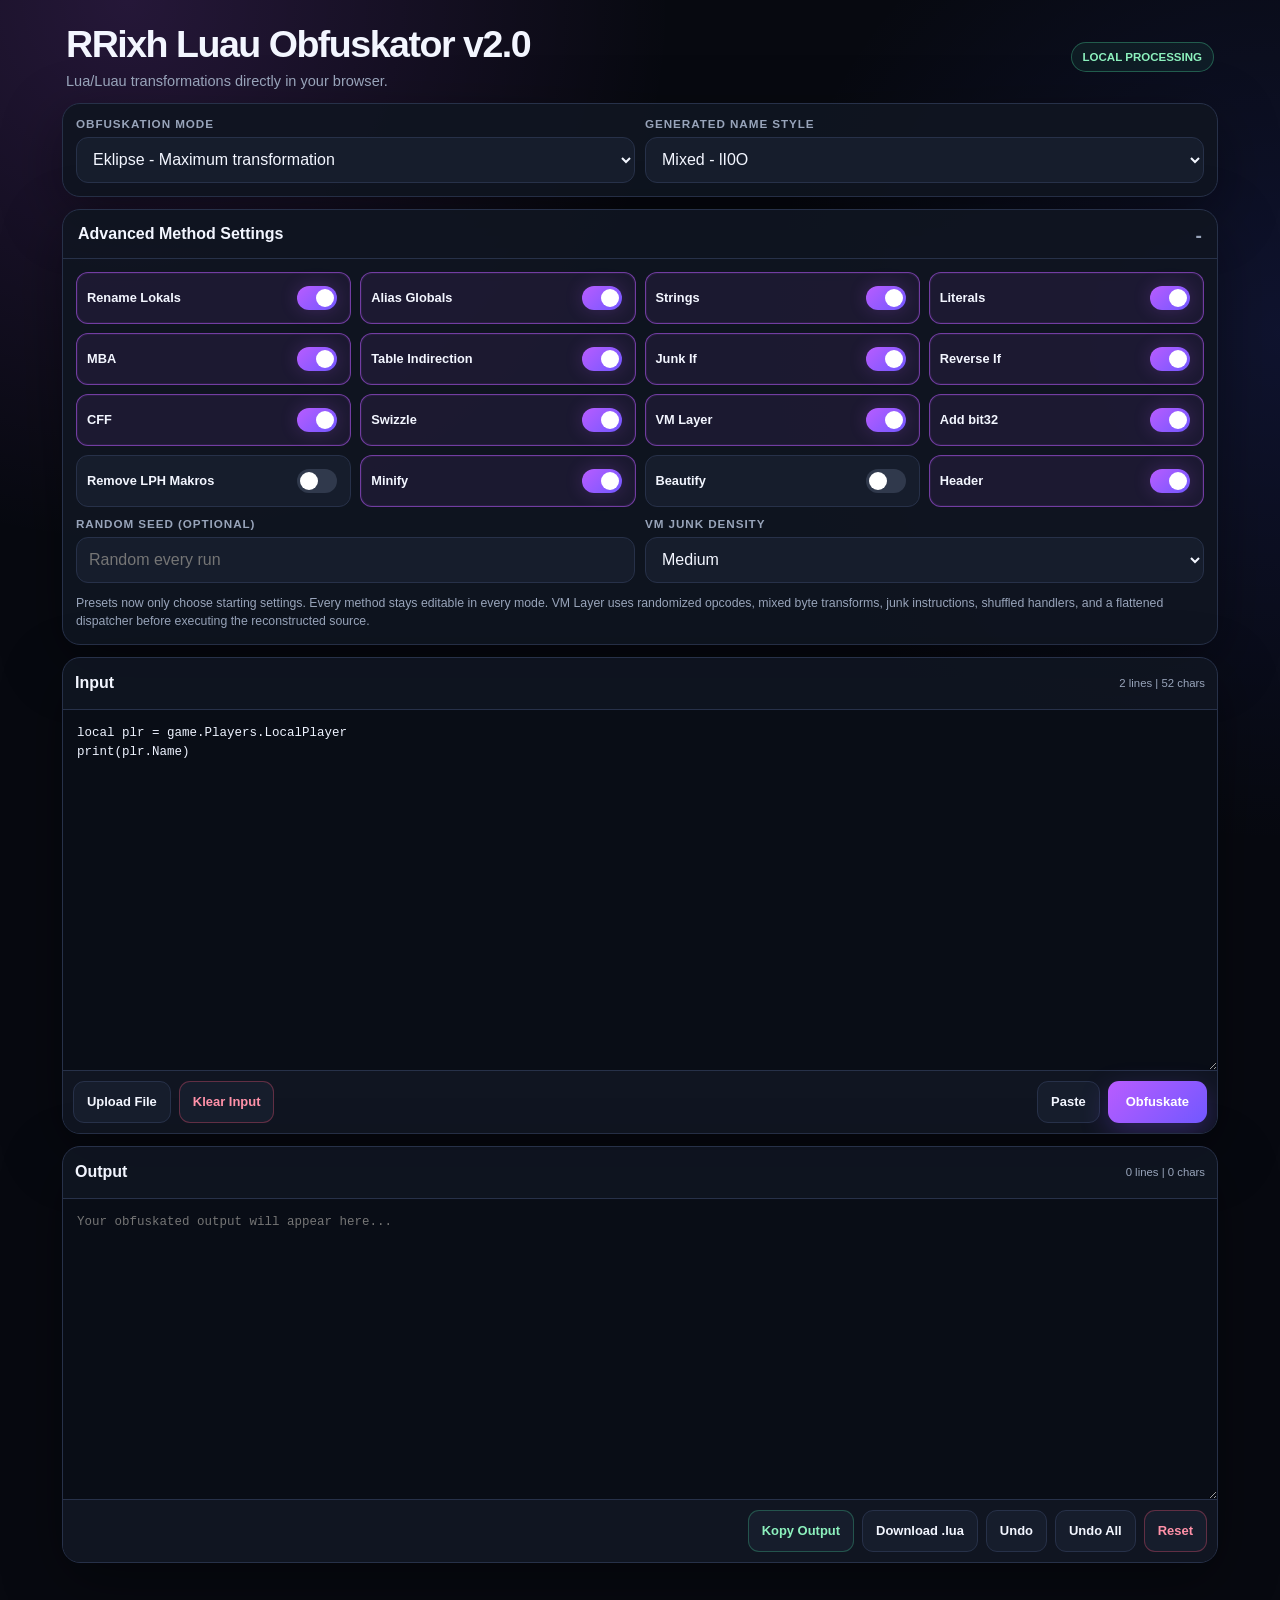
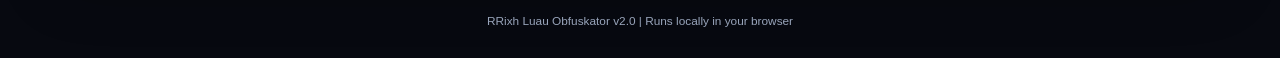
<file: obfuscator/index.html>
<!doctype html>
<html lang="en">
<head>
<meta charset="utf-8">
<meta name="viewport" content="width=device-width,initial-scale=1,viewport-fit=cover">
<meta name="theme-color" content="#080b12">
<title>RRixh Luau Obfuskator v2.0</title>
<style>
:root{
  color-scheme:dark;
  --bg:#070910;--panel:#101521;--panel2:#161d2c;--line:#273149;
  --text:#f3f6ff;--muted:#98a4ba;--accent:#b95cff;--accent2:#7158ff;
  --danger:#ff5678;--good:#48d597;--shadow:0 18px 60px rgba(0,0,0,.36);
  --radius:18px;
}
*{box-sizing:border-box}
html{min-height:100%;background:var(--bg)}
body{
  min-height:100vh;margin:0;color:var(--text);
  font-family:-apple-system,BlinkMacSystemFont,"Segoe UI",Arial,sans-serif;
  -webkit-tap-highlight-color:transparent;
  background:
    radial-gradient(circle at 10% 0%,rgba(185,92,255,.17),transparent 34rem),
    radial-gradient(circle at 100% 20%,rgba(74,91,255,.13),transparent 32rem),
    var(--bg);
}
button,select,textarea,input{font:inherit}
button,.file-btn,.toggle,summary{touch-action:manipulation}
.shell{width:min(1180px,100%);margin:0 auto;padding:max(18px,env(safe-area-inset-top)) 12px max(28px,env(safe-area-inset-bottom))}
.hero{display:flex;align-items:center;justify-content:space-between;gap:14px;padding:8px 4px 14px}
.hero h1{margin:0;font-size:clamp(1.55rem,6vw,2.35rem);letter-spacing:-.04em;line-height:1}
.hero p{margin:9px 0 0;color:var(--muted);font-size:.91rem}
.local-badge{border:1px solid rgba(72,213,151,.35);background:rgba(72,213,151,.08);color:#8cf0bd;border-radius:999px;padding:8px 11px;font-size:.72rem;font-weight:800}
.card,.advanced,.editor-card{border:1px solid var(--line);background:rgba(16,21,33,.93);box-shadow:var(--shadow);border-radius:var(--radius)}
.topbar{display:grid;grid-template-columns:1fr 1fr;gap:10px;padding:13px;margin-bottom:12px}
.field label,.section-label{display:block;margin:0 0 7px;color:var(--muted);font-size:.73rem;font-weight:800;letter-spacing:.08em;text-transform:uppercase}
select,.seed-input{width:100%;min-height:46px;border:1px solid var(--line);background:var(--panel2);color:var(--text);border-radius:12px;padding:0 12px;outline:none}
select:focus,textarea:focus,.seed-input:focus{border-color:var(--accent);box-shadow:0 0 0 3px rgba(185,92,255,.14)}
.advanced{margin-bottom:12px;overflow:hidden}
details>summary{list-style:none;cursor:pointer;padding:15px;font-weight:850;user-select:none}
details>summary::-webkit-details-marker{display:none}
details>summary::after{content:"+";float:right;color:var(--muted);font-size:1.2rem;transition:transform .2s ease}
details[open]>summary::after{content:"-"}
.advanced-body{border-top:1px solid var(--line);padding:13px}
.toggles{display:grid;grid-template-columns:repeat(4,minmax(0,1fr));gap:9px}
.toggle{
  display:flex;align-items:center;justify-content:space-between;gap:9px;min-height:50px;
  padding:10px;border:1px solid var(--line);border-radius:12px;background:var(--panel2);
  color:var(--text);font-size:.8rem;font-weight:740;transition:transform .13s ease,border-color .16s ease,background .16s ease,box-shadow .16s ease;
}
.toggle:active{transform:scale(.975)}
.toggle:has(input:checked){border-color:rgba(185,92,255,.55);background:rgba(185,92,255,.08);box-shadow:inset 0 0 0 1px rgba(185,92,255,.08)}
.toggle input{appearance:none;width:40px;height:24px;border-radius:999px;background:#30394c;position:relative;flex:0 0 auto;transition:.18s ease;cursor:pointer}
.toggle input::after{content:"";position:absolute;width:18px;height:18px;border-radius:50%;background:white;top:3px;left:3px;transition:.18s cubic-bezier(.2,.8,.2,1)}
.toggle input:checked{background:linear-gradient(135deg,var(--accent),var(--accent2));box-shadow:0 0 18px rgba(185,92,255,.22)}
.toggle input:checked::after{transform:translateX(16px)}
.advanced-row{display:grid;grid-template-columns:1fr 1fr;gap:10px;margin-top:10px}
.hint{margin:11px 0 0;color:var(--muted);font-size:.77rem;line-height:1.5}
.editors{display:grid;grid-template-columns:1fr;gap:12px}
.editor-card{overflow:hidden}
.editor-head{min-height:52px;display:flex;align-items:center;justify-content:space-between;gap:12px;padding:10px 12px;border-bottom:1px solid var(--line)}
.editor-title{font-weight:880}.stats{color:var(--muted);font-size:.71rem;white-space:nowrap}
textarea{
  display:block;width:100%;min-height:360px;resize:vertical;border:0;outline:none;background:#090d16;color:#eef3ff;
  padding:14px;font:12.5px/1.55 ui-monospace,SFMono-Regular,Menlo,Monaco,Consolas,"Liberation Mono",monospace;
  tab-size:4;white-space:pre;overflow:auto;caret-color:#d58cff;
}
#output{min-height:300px}
.actions{
  display:flex;align-items:center;justify-content:flex-end;flex-wrap:wrap;gap:8px;padding:10px;border-top:1px solid var(--line);background:var(--panel)
}
.actions .push-right{margin-left:auto}
.btn,.file-btn,.primary{
  position:relative;overflow:hidden;min-height:42px;border-radius:11px;padding:0 13px;font-size:.81rem;font-weight:850;cursor:pointer;
  transition:transform .12s ease,filter .15s ease,box-shadow .15s ease,border-color .15s ease;
  user-select:none;
}
.btn,.file-btn{border:1px solid var(--line);background:var(--panel2);color:var(--text)}
.primary{border:0;background:linear-gradient(135deg,var(--accent),var(--accent2));color:white;box-shadow:0 10px 28px rgba(128,78,255,.28);padding:0 18px}
.btn:hover,.file-btn:hover,.primary:hover{filter:brightness(1.08)}
.btn:active,.file-btn:active,.primary:active,.pressed{transform:translateY(2px) scale(.965)!important;filter:brightness(1.18)}
.primary.busy{pointer-events:none;animation:pulseButton .75s ease-in-out infinite alternate}
@keyframes pulseButton{from{box-shadow:0 8px 20px rgba(128,78,255,.25)}to{box-shadow:0 10px 34px rgba(185,92,255,.55)}}
.ripple{position:absolute;border-radius:999px;background:rgba(255,255,255,.28);transform:scale(0);animation:ripple .46s ease-out;pointer-events:none}
@keyframes ripple{to{transform:scale(4);opacity:0}}
.btn.danger{color:#ff91a8;border-color:rgba(255,86,120,.32)}
.btn.good{color:#8cf0bd;border-color:rgba(72,213,151,.3)}
.file-btn{display:inline-flex;align-items:center;justify-content:center}.file-btn input{display:none}
.status{min-height:23px;margin:10px 3px 0;color:var(--muted);font-size:.79rem}.status.good{color:var(--good)}.status.bad{color:var(--danger)}
footer{padding:18px 4px 2px;color:var(--muted);text-align:center;font-size:.74rem}
@media(max-width:800px){.toggles{grid-template-columns:repeat(2,minmax(0,1fr))}}
@media(max-width:560px){
  .shell{padding-left:9px;padding-right:9px}.hero{align-items:flex-start}.local-badge{display:none}
  .topbar,.advanced-row{grid-template-columns:1fr}.toggles{grid-template-columns:1fr 1fr;gap:7px}
  .toggle{font-size:.74rem;padding:9px;min-height:48px}
  textarea{min-height:315px;font-size:12px}
  .actions{display:grid;grid-template-columns:1fr 1fr;justify-content:stretch}
  .actions>*{width:100%}.actions .push-right{margin-left:0}
  #obfuscateBtn{grid-column:2}
}
</style>
</head>
<body>
<main class="shell">
<header class="hero">
  <div><h1>RRixh Luau Obfuskator v2.0</h1><p>Lua/Luau transformations directly in your browser.</p></div>
  <div class="local-badge">LOCAL PROCESSING</div>
</header>

<section class="card topbar">
  <div class="field">
    <label for="mode">Obfuskation Mode</label>
    <select id="mode">
      <option value="lite">Lite - Basic transformation</option>
      <option value="dense">Dense - Layered transformation</option>
      <option value="phantom">Phantom - Advanced transformation</option>
      <option value="eclipse" selected>Eklipse - Maximum transformation</option>
      <option value="custom">Kustom - Manual defaults</option>
      <option value="beautify">Beautify Only</option>
      <option value="minify">Minify Only</option>
    </select>
  </div>
  <div class="field">
    <label for="nameStyle">Generated Name Style</label>
    <select id="nameStyle">
      <option value="numbered">Numbered - v1029</option>
      <option value="mixed" selected>Mixed - lI0O</option>
      <option value="hex">Hex - _0xA18F</option>
    </select>
  </div>
</section>

<section class="advanced">
<details id="advancedDetails" open>
<summary>Advanced Method Settings</summary>
<div class="advanced-body">
  <div class="toggles">
    <label class="toggle">Rename Lokals <input type="checkbox" data-opt="renameLocals"></label>
    <label class="toggle">Alias Globals <input type="checkbox" data-opt="aliasGlobals"></label>
    <label class="toggle">Strings <input type="checkbox" data-opt="strings"></label>
    <label class="toggle">Literals <input type="checkbox" data-opt="literals"></label>
    <label class="toggle">MBA <input type="checkbox" data-opt="mba"></label>
    <label class="toggle">Table Indirection <input type="checkbox" data-opt="tableIndirection"></label>
    <label class="toggle">Junk If <input type="checkbox" data-opt="junkIf"></label>
    <label class="toggle">Reverse If <input type="checkbox" data-opt="reverseIf"></label>
    <label class="toggle">CFF <input type="checkbox" data-opt="cff"></label>
    <label class="toggle">Swizzle <input type="checkbox" data-opt="swizzle"></label>
    <label class="toggle">VM Layer <input type="checkbox" data-opt="demoVm"></label>
    <label class="toggle">Add bit32 <input type="checkbox" data-opt="addBit32"></label>
    <label class="toggle">Remove LPH Makros <input type="checkbox" data-opt="removeLph"></label>
    <label class="toggle">Minify <input type="checkbox" data-opt="minify"></label>
    <label class="toggle">Beautify <input type="checkbox" data-opt="beautify"></label>
    <label class="toggle">Header <input type="checkbox" data-opt="header"></label>
  </div>
  <div class="advanced-row">
    <div class="field"><label for="seed">Random Seed (optional)</label><input class="seed-input" id="seed" inputmode="numeric" placeholder="Random every run"></div>
    <div class="field"><label for="vmJunk">VM Junk Density</label>
      <select id="vmJunk"><option value="low">Low</option><option value="medium" selected>Medium</option><option value="high">High</option></select>
    </div>
  </div>
  <p class="hint">Presets now only choose starting settings. Every method stays editable in every mode. VM Layer uses randomized opcodes, mixed byte transforms, junk instructions, shuffled handlers, and a flattened dispatcher before executing the reconstructed source.</p>
</div>
</details>
</section>

<section class="editors">
<article class="editor-card">
  <div class="editor-head"><div class="editor-title">Input</div><div class="stats" id="inputStats">0 lines | 0 chars</div></div>
  <textarea id="input" spellcheck="false" autocapitalize="off" autocomplete="off" autocorrect="off" placeholder="Paste your Lua/Luau kode here...">local plr = game.Players.LocalPlayer
print(plr.Name)</textarea>
  <div class="actions">
    <label class="file-btn">Upload File<input id="fileInput" type="file" accept=".lua,.luau,.txt,text/plain"></label>
    <button class="btn danger" id="clearInputBtn">Klear Input</button>
    <button class="btn push-right" id="pasteBtn">Paste</button>
    <button class="primary" id="obfuscateBtn">Obfuskate</button>
  </div>
</article>

<article class="editor-card">
  <div class="editor-head"><div class="editor-title">Output</div><div class="stats" id="outputStats">0 lines | 0 chars</div></div>
  <textarea id="output" spellcheck="false" autocapitalize="off" autocomplete="off" autocorrect="off" readonly placeholder="Your obfuskated output will appear here..."></textarea>
  <div class="actions">
    <button class="btn good" id="copyBtn">Kopy Output</button>
    <button class="btn" id="downloadBtn">Download .lua</button>
    <button class="btn" id="undoBtn">Undo</button>
    <button class="btn" id="undoAllBtn">Undo All</button>
    <button class="btn danger" id="resetBtn">Reset</button>
  </div>
</article>
</section>
<div class="status" id="status" role="status" aria-live="polite"></div>
<footer>RRixh Luau Obfuskator v2.0 | Runs locally in your browser</footer>
</main>

<script>
"use strict";
const $=s=>document.querySelector(s), $$=s=>Array.from(document.querySelectorAll(s));
const input=$("#input"),output=$("#output"),mode=$("#mode"),statusBox=$("#status"),seedInput=$("#seed"),nameStyle=$("#nameStyle"),vmJunk=$("#vmJunk");
const DEFAULT_INPUT="local plr = game.Players.LocalPlayer\nprint(plr.Name)";
let history=[],originalBeforeRun="";

const PRESETS={
lite:{renameLocals:true,aliasGlobals:true,strings:false,literals:false,mba:false,tableIndirection:false,junkIf:false,reverseIf:false,cff:false,swizzle:false,demoVm:false,addBit32:false,removeLph:false,minify:true,beautify:false,header:true},
dense:{renameLocals:true,aliasGlobals:true,strings:true,literals:true,mba:false,tableIndirection:false,junkIf:true,reverseIf:false,cff:false,swizzle:false,demoVm:false,addBit32:false,removeLph:false,minify:true,beautify:false,header:true},
phantom:{renameLocals:true,aliasGlobals:true,strings:true,literals:true,mba:true,tableIndirection:true,junkIf:true,reverseIf:true,cff:true,swizzle:true,demoVm:false,addBit32:true,removeLph:false,minify:true,beautify:false,header:true},
eclipse:{renameLocals:true,aliasGlobals:true,strings:true,literals:true,mba:true,tableIndirection:true,junkIf:true,reverseIf:true,cff:true,swizzle:true,demoVm:true,addBit32:true,removeLph:false,minify:true,beautify:false,header:true},
custom:{renameLocals:true,aliasGlobals:true,strings:true,literals:false,mba:false,tableIndirection:false,junkIf:false,reverseIf:false,cff:false,swizzle:false,demoVm:false,addBit32:false,removeLph:false,minify:true,beautify:false,header:true},
beautify:{renameLocals:false,aliasGlobals:false,strings:false,literals:false,mba:false,tableIndirection:false,junkIf:false,reverseIf:false,cff:false,swizzle:false,demoVm:false,addBit32:false,removeLph:false,minify:false,beautify:true,header:false},
minify:{renameLocals:false,aliasGlobals:false,strings:false,literals:false,mba:false,tableIndirection:false,junkIf:false,reverseIf:false,cff:false,swizzle:false,demoVm:false,addBit32:false,removeLph:false,minify:true,beautify:false,header:false}
};

function setStatus(m,k=""){statusBox.textContent=m;statusBox.className="status"+(k?" "+k:"")}
function updateStats(){
  const s=t=>(t?t.split("\n").length:0)+" lines | "+t.length.toLocaleString()+" chars";
  $("#inputStats").textContent=s(input.value);$("#outputStats").textContent=s(output.value);
}
function applyPreset(key){
  const p=PRESETS[key]||PRESETS.eclipse;
  $$("[data-opt]").forEach(b=>{b.checked=!!p[b.dataset.opt];b.disabled=false});
}
function getOptions(){
  const o={};$$("[data-opt]").forEach(b=>o[b.dataset.opt]=b.checked);
  if(o.minify)o.beautify=false;
  if(o.beautify)o.minify=false;
  if(o.mba||o.demoVm)o.addBit32=true;
  return o;
}
mode.addEventListener("change",()=>applyPreset(mode.value));
$$("[data-opt]").forEach(box=>box.addEventListener("change",()=>{
  if(box.dataset.opt==="minify"&&box.checked)$('[data-opt="beautify"]').checked=false;
  if(box.dataset.opt==="beautify"&&box.checked)$('[data-opt="minify"]').checked=false;
  if((box.dataset.opt==="mba"||box.dataset.opt==="demoVm")&&box.checked)$('[data-opt="addBit32"]').checked=true;
}));

function hashSeed(v){let h=2166136261>>>0;const s=String(v||Date.now()+Math.random());for(let i=0;i<s.length;i++){h^=s.charCodeAt(i);h=Math.imul(h,16777619)}return h>>>0}
function makeRng(v){let state=hashSeed(v);return()=>{state+=0x6D2B79F5;let t=state;t=Math.imul(t^(t>>>15),t|1);t^=t+Math.imul(t^(t>>>7),t|61);return((t^(t>>>14))>>>0)/4294967296}}
function randInt(r,min,max){return Math.floor(r()*(max-min+1))+min}
function shuffle(a,r){const c=a.slice();for(let i=c.length-1;i>0;i--){const j=randInt(r,0,i);[c[i],c[j]]=[c[j],c[i]]}return c}
function generatedName(r,used){let n;do{if(nameStyle.value==="mixed"){const c="lI0O";n="_";for(let i=0;i<randInt(r,8,14);i++)n+=c[randInt(r,0,c.length-1)]}else if(nameStyle.value==="hex")n="_0x"+randInt(r,0x1000,0xFFFFFF).toString(16).toUpperCase();else n="v"+randInt(r,7,999999)}while(used.has(n));used.add(n);return n}

const KEYWORDS=new Set(["and","break","continue","do","else","elseif","end","export","false","for","function","if","in","local","nil","not","or","repeat","return","then","true","type","until","while"]);
function readLongBracket(s,start){if(s[start]!=="[")return null;let i=start+1;while(s[i]==="=")i++;if(s[i]!=="[")return null;const eq=s.slice(start+1,i),close="]"+eq+"]",end=s.indexOf(close,i+1);return end===-1?s.length:end+close.length}
function tokenize(source){
  const t=[];let i=0;const push=(type,value)=>t.push({type,value});
  while(i<source.length){
    const c=source[i];
    if(/\s/.test(c)){const s=i++;while(i<source.length&&/\s/.test(source[i]))i++;push("space",source.slice(s,i));continue}
    if(c==="-"&&source[i+1]==="-"){const le=readLongBracket(source,i+2);if(le!==null){push("comment",source.slice(i,le));i=le}else{const s=i;i+=2;while(i<source.length&&source[i]!=="\n")i++;push("comment",source.slice(s,i))}continue}
    if(c==="'"||c==='"'){const q=c,s=i++;while(i<source.length){if(source[i]==="\\"){i+=2;continue}if(source[i]===q){i++;break}i++}push("string",source.slice(s,i));continue}
    const le=readLongBracket(source,i);if(le!==null){push("string",source.slice(i,le));i=le;continue}
    if(/[A-Za-z_]/.test(c)){const s=i++;while(i<source.length&&/[A-Za-z0-9_]/.test(source[i]))i++;const v=source.slice(s,i);push(KEYWORDS.has(v)?"keyword":"identifier",v);continue}
    if(/\d/.test(c)||(c==="."&&/\d/.test(source[i+1]||""))){const s=i;i++;while(i<source.length&&/[0-9A-Fa-f_xXbBpPeE.+-]/.test(source[i])){if(/[+\-]/.test(source[i])&&!/[eEpP]/.test(source[i-1]||""))break;i++}push("number",source.slice(s,i));continue}
    const three=source.slice(i,i+3),two=source.slice(i,i+2);
    if(["...","..="].includes(three)){push("symbol",three);i+=3;continue}
    if(["==","~=","<=",">=","::","..","+=","-=","*=","/=","%=","^=","//","->"].includes(two)){push("symbol",two);i+=2;continue}
    push("symbol",c);i++;
  }return t
}
function significant(t){return t.filter(x=>x.type!=="space"&&x.type!=="comment")}
function previousSignificant(t,i){for(let j=i-1;j>=0;j--)if(t[j].type!=="space"&&t[j].type!=="comment")return t[j];return null}
function nextSignificantIndex(t,i){for(let j=i+1;j<t.length;j++)if(t[j].type!=="space"&&t[j].type!=="comment")return j;return-1}
function tokenNeedsSpace(a,b){if(!a||!b)return false;const l=["identifier","keyword","number"].includes(a.type),r=["identifier","keyword","number"].includes(b.type);return(l&&r)||(a.value==="-"&&b.value==="-")||(a.value==="."&&b.value===".")||(a.type==="number"&&b.value===".")}
function shouldInsertSemicolon(prev,next){
  if(!prev||!next)return false;
  const noEnd=new Set(["then","do","else","elseif","repeat","function","local","return","and","or","not","in",",","=","==","~=","<",">","<=",">=","+","-","*","/","//","%","^","..","(","[","{",".",":","::"]);
  const noStart=new Set([")","]","}",",",".",":",";","=","==","~=","<",">","<=",">=","+","-","*","/","//","%","^","..","and","or","then","do","in"]);
  if(noEnd.has(prev.value)||noStart.has(next.value))return false;
  const prevEnds=["identifier","number","string"].includes(prev.type)||[")","]","}","end","until","true","false","nil","break","continue"].includes(prev.value);
  const nextStarts=next.type==="identifier"||["local","function","if","for","while","repeat","return","break","continue","type","export"].includes(next.value);
  return prevEnds&&nextStarts;
}
function tokensToMinified(tokens){
  const clean=[];let pendingBreak=false;
  for(const token of tokens){
    if(token.type==="space"){if(/[\\r\\n]/.test(token.value))pendingBreak=true;continue}
    if(token.type==="comment")continue;
    clean.push({...token,lineBreakBefore:pendingBreak});pendingBreak=false;
  }
  let out="";
  for(let i=0;i<clean.length;i++){
    const p=clean[i-1],c=clean[i];
    if(c.lineBreakBefore&&shouldInsertSemicolon(p,c)&&!out.endsWith(";"))out+=";";
    else if(tokenNeedsSpace(p,c))out+=" ";
    out+=c.value;
  }
  return out
}
function beautifyLua(source){
  const t=tokenize(source);let out="",indent=0,line=true;
  const write=s=>{if(line){out+="    ".repeat(Math.max(0,indent));line=false}out+=s};
  const nl=()=>{out=out.replace(/[ \t]+$/g,"");if(!out.endsWith("\n"))out+="\n";line=true};
  for(let i=0;i<t.length;i++){const x=t[i],v=x.value;if(x.type==="space"){if(/[\r\n]/.test(v)&&!line)nl();continue}if(x.type==="comment"){write(v);nl();continue}
    if(v==="end"||v==="until"||v==="else"||v==="elseif")indent=Math.max(0,indent-1);
    if(!line&&tokenNeedsSpace(t[i-1],x))write(" ");write(v);
    if(v==="then"||v==="do"||v==="repeat"||v==="else"){nl();indent++}
    else if(v==="end"||v==="until"){nl()}
    else if(v===";"){nl()}
  }return out.trim()+"\n"
}
function removeLphMacros(source){
  let out=source;["LPH_NO_VIRTUALIZE","LPH_JIT","LPH_JIT_MAX"].forEach(n=>out=out.replace(new RegExp("\\b"+n+"\\s*(?=\\()","g"),""));
  out=out.replace(/\bLPH_ENCSTR\s*\(\s*((?:"(?:\\.|[^"\\])*"|'(?:\\.|[^'\\])*'))\s*\)/g,"$1");
  out=out.replace(/\bLPH_ENCNUM\s*\(\s*([^()]+?)\s*\)/g,"$1");
  return out.replace(/^\s*(?:LPH_OBFUSCATED|LPH_CRASH)\s*\(.*?\)\s*;?\s*$/gm,"")
}
function renameLocals(source,r,used){
  const t=tokenize(source),map=new Map(),decl=new Set();
  const declare=i=>{const x=t[i];if(!x||x.type!=="identifier"||decl.has(i))return;decl.add(i);if(!map.has(x.value))map.set(x.value,generatedName(r,used))};
  for(let i=0;i<t.length;i++){const x=t[i];if(x.type!=="keyword")continue;
    if(x.value==="local"){let j=nextSignificantIndex(t,i);if(j<0)continue;if(t[j].value==="function")j=nextSignificantIndex(t,j);while(j>=0&&t[j]){if(t[j].type==="identifier")declare(j);const n=nextSignificantIndex(t,j);if(n<0||t[n].value!==",")break;j=nextSignificantIndex(t,n)}}
    if(x.value==="for"){let j=nextSignificantIndex(t,i);while(j>=0&&t[j]){if(t[j].type==="identifier")declare(j);const n=nextSignificantIndex(t,j);if(n<0||t[n].value!==",")break;j=nextSignificantIndex(t,n)}}
    if(x.value==="function"){let j=nextSignificantIndex(t,i);while(j>=0&&t[j]&&t[j].value!=="(")j=nextSignificantIndex(t,j);if(j>=0){j=nextSignificantIndex(t,j);while(j>=0&&t[j]&&t[j].value!==")"){if(t[j].type==="identifier")declare(j);j=nextSignificantIndex(t,j)}}}
  }
  for(let i=0;i<t.length;i++){const x=t[i];if(x.type!=="identifier"||!map.has(x.value))continue;const p=previousSignificant(t,i),ni=nextSignificantIndex(t,i),nx=ni>=0?t[ni]:null;if(p&&(p.value==="."||p.value===":"))continue;if(nx&&nx.value==="="&&p&&(p.value==="{"||p.value===","))continue;x.value=map.get(x.value)}
  return t.map(x=>x.value).join("")
}
function decodeLuaString(lit){if(!lit||(lit[0]!=='"'&&lit[0]!=="'"))return null;const q=lit[0];let out="";for(let i=1;i<lit.length-1;i++){let c=lit[i];if(c!=="\\"){out+=c;continue}i++;c=lit[i];const m={a:"\x07",b:"\b",f:"\f",n:"\n",r:"\r",t:"\t",v:"\v","\\":"\\",'"':'"',"'":"'"};if(Object.prototype.hasOwnProperty.call(m,c)){out+=m[c];continue}if(/\d/.test(c)){let d=c;while(d.length<3&&/\d/.test(lit[i+1]||""))d+=lit[++i];out+=String.fromCharCode(Number(d)&255);continue}out+=c}return out}
function encodeStrings(source,r,used,useBit32){
  const t=tokenize(source),dec=generatedName(r,used);let changed=false;
  t.forEach(x=>{if(x.type!=="string")return;const d=decodeLuaString(x.value);if(d===null)return;const k=randInt(r,7,249),raw=Array.from(new TextEncoder().encode(d)),bytes=useBit32?raw.map(b=>(b^k)&255):raw.map(b=>(b+k)%256);x.value=dec+"({"+bytes.join(",")+"},"+k+")";changed=true});
  if(!changed)return source;
  const a=generatedName(r,used),k=generatedName(r,used),o=generatedName(r,used),i=generatedName(r,used);
  const exp=useBit32?"bit32.bxor("+a+"["+i+"],"+k+")":"("+a+"["+i+"]-"+k+")%256";
  return "local function "+dec+"("+a+","+k+")local "+o+"={};for "+i+"=1,#"+a+" do "+o+"["+i+"]=string.char("+exp+")end;return table.concat("+o+")end;"+t.map(x=>x.value).join("")
}
function transformNumbers(source,r,useMba){
  const t=tokenize(source);t.forEach(x=>{if(x.type!=="number")return;const raw=x.value.replace(/_/g,"");if(!/^\d+$/.test(raw))return;const n=Number(raw);if(!Number.isSafeInteger(n)||n<0||n>2147483647)return;
    if(useMba){const k=randInt(r,1,0x7fffffff),e=(n^k)>>>0;x.value="bit32.bxor("+e+","+k+")"}else{const a=randInt(r,1,Math.max(2,Math.min(50000,n+200)));x.value=r()>.5?"("+(n+a)+"-"+a+")":"("+Math.max(0,n-a)+"+"+Math.min(a,n)+")"}
  });return t.map(x=>x.value).join("")
}
const GLOBAL_CANDIDATES=new Set(["print","warn","error","assert","pairs","ipairs","next","select","type","typeof","tostring","tonumber","pcall","xpcall","rawget","rawset","rawequal","setmetatable","getmetatable","unpack","require","game","workspace","script","task","wait","spawn","delay","tick","time","elapsedTime","settings","UserSettings","string","table","math","bit32","coroutine","utf8","os","debug","shared"]);
function collectGlobals(source){const t=tokenize(source),f=[],seen=new Set();for(let i=0;i<t.length;i++){const x=t[i];if(x.type!=="identifier"||!GLOBAL_CANDIDATES.has(x.value)||seen.has(x.value))continue;const p=previousSignificant(t,i);if(p&&(p.value==="."||p.value===":"||p.value==="local"))continue;seen.add(x.value);f.push(x.value)}return f}
function aliasGlobals(source,r,used){const g=collectGlobals(source);if(!g.length)return source;const t=tokenize(source),m=new Map();g.forEach(x=>m.set(x,generatedName(r,used)));t.forEach((x,i)=>{if(x.type!=="identifier"||!m.has(x.value))return;const p=previousSignificant(t,i);if(p&&(p.value==="."||p.value===":"))return;x.value=m.get(x.value)});return"local "+g.map(x=>m.get(x)).join(",")+"="+g.join(",")+";"+t.map(x=>x.value).join("")}
function tableIndirection(source,r,used,sw){let g=collectGlobals(source);if(!g.length)return source;if(sw)g=shuffle(g,r);const tn=generatedName(r,used),occ=new Set(),e=g.map(name=>({name,index:randInt(r,20,999)}));e.forEach(x=>{while(occ.has(x.index))x.index=randInt(r,20,999);occ.add(x.index)});const look=new Map(e.map(x=>[x.name,tn+"["+x.index+"]"])),t=tokenize(source);t.forEach((x,i)=>{if(x.type!=="identifier"||!look.has(x.value))return;const p=previousSignificant(t,i);if(p&&(p.value==="."||p.value===":"))return;x.value=look.get(x.value)});return"local "+tn+"={"+e.map(x=>"["+x.index+"]="+x.name).join(",")+"};"+t.map(x=>x.value).join("")}
function addJunkIf(source,r,used,reversed){const a=randInt(r,20,300),b=randInt(r,2,20),j=generatedName(r,used);return reversed?"if not(("+a+"+"+b+")=="+(a+b)+")then error()else local "+j+"="+(a^b)+" end;"+source:"if ("+a+"*"+b+")=="+(a*b)+" then local "+j+"="+(a+b)+" end;"+source}
function wrapCff(source,r,used){const s=generatedName(r,used),a=randInt(r,10000,900000),b=randInt(r,10000,900000),c=randInt(r,10000,900000);return"local "+s+"="+a+";while "+s+" do if "+s+"=="+a+" then "+s+"="+b+" elseif "+s+"=="+b+" then "+s+"="+c+";"+source+" elseif "+s+"=="+c+" then break else "+s+"="+a+" end end"}

function makeDemoVm(source,r,used,useBit32){
  const names={d:generatedName(r,used),pc:generatedName(r,used),op:generatedName(r,used),out:generatedName(r,used),state:generatedName(r,used),junk:generatedName(r,used),fn:generatedName(r,used),x:generatedName(r,used),k:generatedName(r,used)};
  const opcodes=shuffle([randInt(r,20,240),randInt(r,241,480),randInt(r,481,720),randInt(r,721,960),randInt(r,961,1200)],r);
  const [ADD,XOR,REV,JUNK,HALT]=opcodes;
  const k1=randInt(r,17,239),k2=randInt(r,3,251),bytes=Array.from(new TextEncoder().encode(source)),stream=[];
  const density=vmJunk.value==="high"?.48:vmJunk.value==="low"?.10:.25;
  for(let i=0;i<bytes.length;i++){
    if(r()<density){stream.push(JUNK,randInt(r,0,255),randInt(r,0,255))}
    const kind=randInt(r,0,2),b=bytes[i];
    if(kind===0)stream.push(ADD,(b+k1+(i%17))%256);
    else if(kind===1)stream.push(XOR,(b^k2^(i%31))&255);
    else stream.push(REV,(255-b+k1+(i%13))%256);
  }
  stream.push(HALT);
  const handlers=[
    {op:ADD,body:names.x+"=("+names.d+"["+names.pc+"]-"+k1+"-(#"+names.out+"%17))%256;"+names.pc+"="+names.pc+"+1;"+names.out+"[#"+names.out+"+1]=string.char("+names.x+")"},
    {op:XOR,body:names.x+"="+(useBit32?"bit32.bxor("+names.d+"["+names.pc+"],"+k2+",(#"+names.out+"%31))":"(("+names.d+"["+names.pc+"]~"+k2+")~(#"+names.out+"%31))")+";"+names.pc+"="+names.pc+"+1;"+names.out+"[#"+names.out+"+1]=string.char("+names.x+")"},
    {op:REV,body:names.x+"=(255-(("+names.d+"["+names.pc+"]-"+k1+"-(#"+names.out+"%13))%256))%256;"+names.pc+"="+names.pc+"+1;"+names.out+"[#"+names.out+"+1]=string.char("+names.x+")"},
    {op:JUNK,body:names.junk+"=(("+names.d+"["+names.pc+"]*33+"+names.d+"["+names.pc+"+1])%65521);"+names.pc+"="+names.pc+"+2"},
    {op:HALT,body:names.state+"=false"}
  ];
  const shuffled=shuffle(handlers,r);
  const states=shuffle(shuffled.map(()=>randInt(r,1000000,9999999)),r);
  let dispatch="";
  shuffled.forEach((h,i)=>{dispatch+=(i?"elseif ":"if ")+names.op+"=="+h.op+" then "+names.state+"="+states[i]+";"+h.body+";"+names.state+"=0 "});
  dispatch+="else "+names.state+"=false end";
  const stateNoise=states.map((s,i)=>"elseif "+names.state+"=="+s+" then "+names.state+"=0").join(" ");
  return "return(function(...)local "+names.d+"={"+stream.join(",")+"};local "+names.pc+"=1;local "+names.out+"={};local "+names.state+"=0;local "+names.junk+"=0;local "+names.x+";while "+names.state+"~=false do if "+names.state+"==0 then local "+names.op+"="+names.d+"["+names.pc+"];"+names.pc+"="+names.pc+"+1;"+dispatch+" "+stateNoise+" else "+names.state+"=0 end end;local "+names.fn+"=assert(loadstring(table.concat("+names.out+")));return "+names.fn+"(...)end)(...)";
}
function addHeader(source,seed,selected){return"--[[ RRixh Luau Obfuskator v2.0 | mode: "+selected+" | seed: "+seed+" | "+new Date().toISOString().replace(/\.\d{3}Z$/,"Z")+" ]]\n"+source}
function runObfuscation(source,opts,r,seed){
  let code=source.replace(/^\uFEFF/,"");const used=new Set();significant(tokenize(code)).forEach(t=>{if(t.type==="identifier")used.add(t.value)});
  if(opts.removeLph)code=removeLphMacros(code);
  if(opts.renameLocals)code=renameLocals(code,r,used);
  if(opts.tableIndirection)code=tableIndirection(code,r,used,opts.swizzle);else if(opts.aliasGlobals)code=aliasGlobals(code,r,used);
  if(opts.strings)code=encodeStrings(code,r,used,opts.addBit32);
  if(opts.mba||opts.literals)code=transformNumbers(code,r,opts.mba);
  if(opts.junkIf)code=addJunkIf(code,r,used,opts.reverseIf);else if(opts.reverseIf)code=addJunkIf(code,r,used,true);
  if(opts.cff)code=wrapCff(code,r,used);
  if(opts.demoVm)code=makeDemoVm(code,r,used,opts.addBit32);
  if(opts.minify)code=tokensToMinified(tokenize(code));else if(opts.beautify)code=beautifyLua(code);
  if(opts.header)code=addHeader(code,seed,mode.value);return code
}
function pushHistory(){history.push(output.value);if(history.length>50)history.shift()}

function rippleButton(el,event){
  el.classList.add("pressed");setTimeout(()=>el.classList.remove("pressed"),120);
  const rect=el.getBoundingClientRect(),s=Math.max(rect.width,rect.height),span=document.createElement("span");
  span.className="ripple";span.style.width=span.style.height=s+"px";span.style.left=((event.clientX||rect.left+rect.width/2)-rect.left-s/2)+"px";span.style.top=((event.clientY||rect.top+rect.height/2)-rect.top-s/2)+"px";
  el.appendChild(span);setTimeout(()=>span.remove(),500);
}
$$("button,.file-btn").forEach(el=>el.addEventListener("pointerdown",e=>rippleButton(el,e)));

$("#obfuscateBtn").addEventListener("click",()=>{
  const source=input.value,btn=$("#obfuscateBtn");if(!source.trim()){setStatus("Add some Lua/Luau kode first.","bad");return}
  try{
    btn.classList.add("busy");btn.textContent="Obfuskating...";
    const opts=getOptions(),seed=seedInput.value.trim()||String(Date.now()),r=makeRng(seed);
    if(!originalBeforeRun)originalBeforeRun=source;pushHistory();
    output.value=runObfuscation(source,opts,r,seed);updateStats();setStatus("Obfuskation finished. Seed: "+seed,"good");
    output.scrollIntoView({behavior:"smooth",block:"start"});
  }catch(e){console.error(e);setStatus("Obfuskation failed: "+(e&&e.message?e.message:String(e)),"bad")}
  finally{setTimeout(()=>{btn.classList.remove("busy");btn.textContent="Obfuskate"},180)}
});
$("#copyBtn").addEventListener("click",async()=>{if(!output.value){setStatus("There is no output to kopy.","bad");return}try{await navigator.clipboard.writeText(output.value);setStatus("Output kopied.","good")}catch{output.readOnly=false;output.select();document.execCommand("copy");output.readOnly=true;setStatus("Output kopied.","good")}});
$("#pasteBtn").addEventListener("click",async()=>{try{input.value=await navigator.clipboard.readText();updateStats();setStatus("Klipped kode pasted.","good")}catch{setStatus("Safari blocked direct paste. Hold inside Input and tap Paste.","bad")}});
$("#downloadBtn").addEventListener("click",()=>{if(!output.value){setStatus("There is no output to download.","bad");return}const blob=new Blob([output.value],{type:"text/plain;charset=utf-8"}),url=URL.createObjectURL(blob),a=document.createElement("a");a.href=url;a.download="obfuskated.lua";document.body.appendChild(a);a.click();a.remove();setTimeout(()=>URL.revokeObjectURL(url),1000);setStatus("Download kreated.","good")});
$("#fileInput").addEventListener("change",async e=>{const f=e.target.files&&e.target.files[0];if(!f)return;if(f.size>5*1024*1024){setStatus("That file is over the 5 MB browser limit.","bad");e.target.value="";return}input.value=await f.text();updateStats();setStatus(f.name+" loaded.","good");e.target.value=""});
$("#clearInputBtn").addEventListener("click",()=>{input.value="";updateStats();setStatus("Input kleared.")});
$("#undoBtn").addEventListener("click",()=>{if(!history.length){setStatus("Nothing left to undo.","bad");return}output.value=history.pop();updateStats();setStatus("Last output restored.","good")});
$("#undoAllBtn").addEventListener("click",()=>{if(!originalBeforeRun){setStatus("Nothing to restore yet.","bad");return}input.value=originalBeforeRun;output.value="";history=[];originalBeforeRun="";updateStats();setStatus("Original input restored.","good")});
$("#resetBtn").addEventListener("click",()=>{input.value=DEFAULT_INPUT;output.value="";history=[];originalBeforeRun="";seedInput.value="";mode.value="eclipse";nameStyle.value="mixed";vmJunk.value="medium";applyPreset("eclipse");updateStats();setStatus("Obfuskator reset.")});
input.addEventListener("input",updateStats);output.addEventListener("input",updateStats);
input.addEventListener("keydown",e=>{if(e.key==="Tab"){e.preventDefault();const s=input.selectionStart,n=input.selectionEnd;input.value=input.value.slice(0,s)+"    "+input.value.slice(n);input.selectionStart=input.selectionEnd=s+4;updateStats()}});
applyPreset("eclipse");updateStats();
</script>
</body>
</html>
</file>
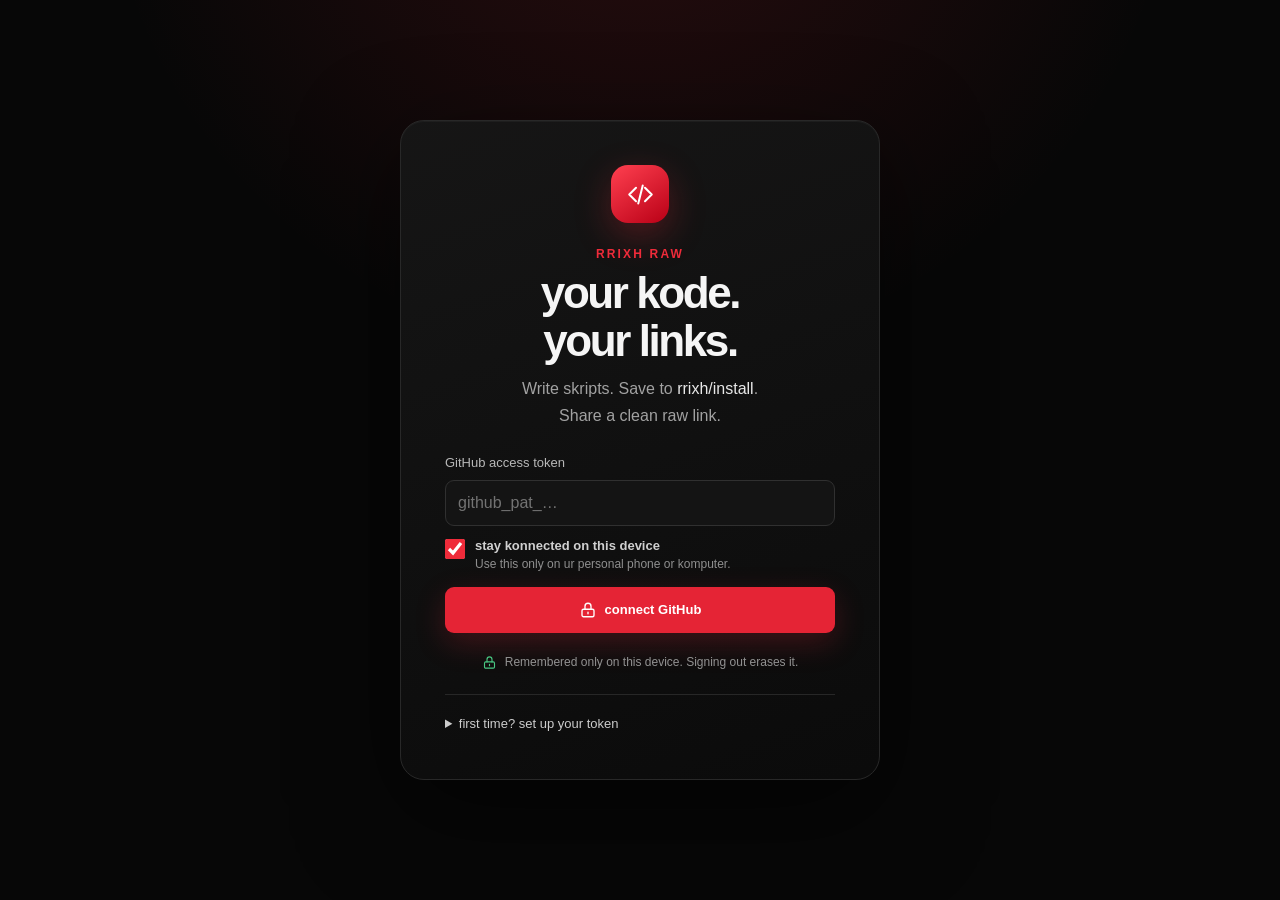
<file: paste/index.html>
<!doctype html>
<html lang="en">
<head>
  <meta charset="utf-8">
  <meta name="viewport" content="width=device-width, initial-scale=1">
  <meta name="referrer" content="no-referrer">
  <meta http-equiv="Content-Security-Policy" content="default-src 'none'; script-src 'sha256-IzMcfQJuRiaRWT5D1Z9PkIkfV3NWx2vMkqsYDe3Mf5Q='; style-src 'unsafe-inline'; img-src data:; connect-src https://api.github.com https://rrixh.pages.dev; base-uri 'none'; form-action 'none'; object-src 'none'">
  <title>rrixh — raw skript host</title>
  <link rel="icon" href="data:image/svg+xml,%3Csvg xmlns='http://www.w3.org/2000/svg' viewBox='0 0 40 40'%3E%3Crect width='40' height='40' rx='11' fill='%23ef2b3a'/%3E%3Cpath d='m14 13-7 7 7 7m12-14 7 7-7 7m-4-17-4 20' fill='none' stroke='white' stroke-width='2.5' stroke-linecap='round' stroke-linejoin='round'/%3E%3C/svg%3E">
  <style>:root { color-scheme: dark; --foreground: #f5f5f5; --primary: #ef2b3a; --muted: #939393; --border: #272727; }
* { box-sizing: border-box; }
[hidden] { display: none !important; }
html, body { min-height: 100%; }
body { margin: 0; background: radial-gradient(circle at 50% -20%, rgba(239,43,58,.15), transparent 34rem), #070707; color: var(--foreground); font-family: Arial, Helvetica, sans-serif; }
button, input, textarea { font: inherit; }
button { cursor: pointer; }
button:disabled { cursor: not-allowed; opacity: .45; }
a { color: #f98690; text-underline-offset: 3px; }
button, a, input, textarea, summary { -webkit-tap-highlight-color: transparent; }
:focus-visible { outline: 2px solid #ff6370; outline-offset: 3px; }
input, textarea { width: 100%; border: 1px solid #303030; border-radius: 9px; background: #141414; color: #f5f5f5; padding: 10px 12px; }
input { min-height: 42px; }
input::placeholder, textarea::placeholder { color: #737373; }
input:focus, textarea:focus { border-color: #c43844; }
.icon-definitions { position: absolute; width: 0; height: 0; overflow: hidden; }
.icon { width: 18px; height: 18px; flex: 0 0 auto; fill: none; stroke: currentColor; stroke-width: 1.8; stroke-linecap: round; stroke-linejoin: round; }
.button { min-height: 42px; display: inline-flex; align-items: center; justify-content: center; gap: 8px; border: 1px solid transparent; border-radius: 9px; padding: 10px 14px; color: #f5f5f5; font-size: 13px; font-weight: 600; line-height: 1.3; white-space: nowrap; }
.button.primary { background: #e52435; color: #fff; }
.button.primary:hover:enabled { background: #fa3e4d; }
.button.secondary { background: #1c1c1c; border-color: #303030; }
.button.secondary:hover:enabled { background: #282828; }
.button.ghost { background: transparent; color: #aaa; }
.button.ghost:hover:enabled { background: #222; color: #fff; }
.button.danger:hover:enabled { color: #ff6370; background: #2d1418; }
.icon-button { width: 42px; padding: 10px; }
.text-button { border: 0; background: none; color: #f4838d; padding: 6px 0; font-size: 12px; text-align: right; }
.text-button:hover:enabled { text-decoration: underline; }
.auth-shell { min-height: 100vh; display: grid; place-items: center; padding: 24px; }
.auth-card { width: min(100%, 480px); display: flex; flex-direction: column; align-items: center; text-align: center; padding: 44px; border: 1px solid #282828; border-radius: 24px; background: linear-gradient(160deg, rgba(22,22,22,.96), rgba(11,11,11,.96)); box-shadow: 0 32px 100px rgba(0,0,0,.55), inset 0 1px rgba(255,255,255,.04); }
.brand-mark, .mini-mark { display: grid; place-items: center; color: white; background: linear-gradient(145deg,#ff4050,#b90016); box-shadow: 0 12px 36px rgba(239,43,58,.28); }
.brand-mark { width: 58px; height: 58px; border-radius: 17px; margin-bottom: 24px; }
.brand-mark .icon { width: 27px; height: 27px; }
.eyebrow, .panel-label { margin: 0; color: #ef2b3a; font-size: 12px; font-weight: 800; letter-spacing: .18em; text-transform: uppercase; }
.auth-card h1 { margin: 8px 0 12px; font-size: clamp(30px,7vw,44px); letter-spacing: -.055em; line-height: 1.08; }
.auth-copy { margin: 0 0 26px; color: #a2a2a2; font-size: 16px; line-height: 1.65; }
.auth-copy span { color: #e8e8e8; }
.connect-form { display: grid; width: 100%; gap: 10px; text-align: left; }
.connect-form label { font-size: 13px; color: #b8b8b8; }
.connect-form > input { min-height: 46px; }
.remember-row { display: grid; grid-template-columns: 20px minmax(0,1fr); gap: 10px; align-items: start; margin: 2px 0 4px; cursor: pointer; color: #d0d0d0 !important; }
.remember-row input { width: 20px; height: 20px; min-height: 0; margin: 1px 0 0; accent-color: #ef2b3a; }
.remember-row strong, .remember-row small { display: block; }
.remember-row strong { font-size: 13px; }
.remember-row small { margin-top: 3px; color: #8f8f8f; font-size: 12px; line-height: 1.45; }
.primary-action { min-height: 46px; box-shadow: 0 10px 30px rgba(239,43,58,.22); }
.auth-note { margin: 20px 0 0; display: flex; gap: 8px; align-items: flex-start; color: #929292; font-size: 12px; line-height: 1.6; text-align: left; }
.auth-note .icon { width: 15px; height: 15px; margin-top: 2px; color: #49c782; }
.setup-details { width: 100%; margin-top: 22px; padding-top: 18px; border-top: 1px solid #272727; color: #aaa; font-size: 13px; line-height: 1.65; text-align: left; }
.setup-details summary { cursor: pointer; color: #ccc; }
.setup-details ol { padding-left: 18px; }
.setup-details li { margin: 10px 0; }
.setup-details strong { color: #eee; }
.setup-details p { margin-bottom: 0; }
.dashboard-shell { min-height: 100vh; padding: 18px; }
.topbar { max-width: 1500px; min-height: 68px; margin: 0 auto 16px; padding: 0 18px; display: flex; align-items: center; justify-content: space-between; border: 1px solid #242424; border-radius: 17px; background: rgba(14,14,14,.85); backdrop-filter: blur(18px); }
.brand-lockup, .owner-chip { display: flex; align-items: center; }
.brand-lockup { gap: 11px; }
.mini-mark { width: 38px; height: 38px; border-radius: 11px; }
.mini-mark .icon { width: 20px; height: 20px; }
.brand-lockup strong { display: block; font-size: 18px; letter-spacing: -.03em; }
.brand-lockup span { display: block; margin-top: 2px; color: #929292; font-size: 12px; }
.owner-chip { gap: 9px; color: #a0a0a0; font-size: 13px; }
.owner-dot { width: 7px; height: 7px; border-radius: 50%; background: #43c67a; box-shadow: 0 0 12px #43c67a; }
.workspace { width: 100%; max-width: 1500px; height: calc(100vh - 120px); min-height: 720px; margin: 0 auto; display: grid; grid-template-columns: 290px minmax(0,1fr); overflow: hidden; border: 1px solid #242424; border-radius: 20px; background: #0d0d0d; box-shadow: 0 28px 90px rgba(0,0,0,.3); }
.file-panel { min-width: 0; display: flex; flex-direction: column; border-right: 1px solid #242424; background: #0a0a0a; }
.file-panel-head { padding: 21px 18px 15px; display: flex; align-items: center; justify-content: space-between; }
.file-panel-head span { display: block; margin-top: 5px; color: #929292; font-size: 12px; }
.panel-tools { display: flex; gap: 3px; }
.search-wrap { position: relative; margin: 0 14px 12px; }
.search-wrap .icon { position: absolute; z-index: 1; left: 11px; top: 50%; width: 15px; transform: translateY(-50%); color: #858585; }
.search-wrap input { padding-left: 34px; border-color: #232323; background: #101010; }
.file-list { min-height: 0; flex: 1; overflow: auto; padding: 0 9px 12px; }
.file-row { width: 100%; min-height: 60px; display: grid; grid-template-columns: 22px minmax(0,1fr) 18px; gap: 10px; align-items: center; padding: 10px 11px; border: 1px solid transparent; border-radius: 11px; color: #909090; background: transparent; text-align: left; }
.file-row:hover:enabled { background: #121212; color: #aaa; }
.file-row.active { border-color: #3b2426; background: linear-gradient(90deg,rgba(239,43,58,.13),rgba(239,43,58,.03)); color: #ef2b3a; }
.file-row span { min-width: 0; }
.file-row strong { display: block; overflow: hidden; color: #d5d5d5; font-size: 14px; text-overflow: ellipsis; white-space: nowrap; }
.file-row small { display: block; margin-top: 4px; color: #929292; font-size: 11px; }
.active-check { width: 14px; }
.empty-list { margin: 46px 12px; color: #898989; text-align: center; }
.empty-list .icon { width: 27px; height: 27px; margin-bottom: 9px; }
.empty-list p { margin: 0; font-size: 13px; }
.repo-link { display: block; margin: 4px 18px 18px; color: #929292; font-size: 12px; text-decoration: none; }
.repo-link:hover { color: #fff; }
.editor-panel { min-width: 0; display: flex; flex-direction: column; padding: 26px; background: radial-gradient(circle at 100% 0,rgba(239,43,58,.05),transparent 27rem), #0e0e0e; }
.editor-head { display: flex; justify-content: space-between; align-items: center; gap: 18px; }
.editor-heading { min-width: 0; }
.editor-head h1 { overflow: hidden; margin: 6px 0 0; font-size: 24px; letter-spacing: -.035em; text-overflow: ellipsis; white-space: nowrap; }
.editor-actions { display: flex; gap: 6px; flex-shrink: 0; }
.save-button { min-width: 132px; }
.filename-block { margin-top: 22px; display: grid; grid-template-columns: 72px minmax(0,460px) auto; align-items: center; gap: 12px; }
.filename-block label, .kode-label label { font-size: 13px; font-weight: 700; color: #b8b8b8; }
.filename-block span, .kode-label span { color: #929292; font-size: 12px; }
.kode-block { min-height: 0; flex: 1; display: flex; flex-direction: column; margin-top: 18px; }
.kode-label { display: flex; justify-content: space-between; align-items: flex-end; gap: 12px; margin-bottom: 9px; }
.kode-side { min-width: 0; display: flex; align-items: center; justify-content: flex-end; gap: 12px; }
.kode-tools { display: flex; gap: 5px; }
.editor-tool { min-height: 34px; padding: 7px 10px; border-color: #303030; background: #171717; color: #c7c7c7; font-size: 12px; }
.editor-tool:hover:enabled { border-color: #444; background: #222; color: #fff; }
.editor-tool .icon { width: 15px; height: 15px; }
.kode-block textarea { min-height: 320px; height: 100%; resize: none; border-color: #272727; border-radius: 13px; padding: 17px; background: #090909; color: #dadada; font-family: "SFMono-Regular",Consolas,"Liberation Mono",monospace; font-size: 14px; line-height: 1.65; tab-size: 2; }
.save-status { min-height: 18px; margin-top: 12px; color: #a0a0a0; font-size: 12px; line-height: 1.5; }
.save-status.is-live { color: #56d38d; }
.raw-link-card { margin-top: 12px; display: grid; grid-template-columns: 38px minmax(0,1fr) auto; gap: 12px; align-items: center; padding: 12px; border: 1px solid #282828; border-radius: 13px; background: #121212; }
.raw-actions { display: flex; gap: 8px; }
.raw-icon { width: 38px; height: 38px; display: grid; place-items: center; border-radius: 10px; background: rgba(239,43,58,.12); color: #ef2b3a; }
.raw-copy { min-width: 0; }
.raw-copy span { display: block; margin-bottom: 4px; color: #939393; font-size: 11px; text-transform: uppercase; letter-spacing: .12em; }
.raw-copy code { display: block; overflow: hidden; color: #cfcfcf; font-size: 13px; text-overflow: ellipsis; white-space: nowrap; user-select: all; }
.editor-foot { display: flex; align-items: center; justify-content: space-between; gap: 12px; margin-top: 8px; color: #939393; font-size: 11px; line-height: 1.5; }
.error-message { margin: 12px 0 0; border: 1px solid #673039; border-radius: 10px; padding: 12px; background: #2a1317; color: #ff9fa7; font-size: 13px; line-height: 1.6; overflow-wrap: anywhere; }
dialog { width: min(calc(100% - 32px),440px); padding: 28px; border: 1px solid #333; border-radius: 20px; background: #111; color: #eee; box-shadow: 0 32px 100px #0009; }
dialog::backdrop { background: #000b; backdrop-filter: blur(4px); }
dialog h2 { margin: 12px 0; font-size: 23px; letter-spacing: -.03em; }
dialog p:not(.eyebrow) { color: #aaa; font-size: 14px; line-height: 1.7; overflow-wrap: anywhere; }
dialog textarea { min-height: 88px; resize: vertical; font-family: "SFMono-Regular",Consolas,"Liberation Mono",monospace; font-size: 13px; line-height: 1.55; }
.dialog-actions { margin-top: 24px; display: flex; gap: 10px; justify-content: flex-end; }
.toast { position: fixed; z-index: 5; bottom: 24px; left: 50%; transform: translateX(-50%); width: max-content; max-width: calc(100vw - 32px); padding: 14px 18px; border: 1px solid #3b3b3b; border-radius: 12px; background: #1b1b1b; color: #eee; box-shadow: 0 12px 50px #0008; font-size: 13px; line-height: 1.5; }
.noscript { position: fixed; inset: 0 0 auto; margin: 0; padding: 16px; background: #501923; text-align: center; }
@media (max-width: 1020px) { .filename-block { grid-template-columns: 72px minmax(0,1fr); } .filename-block span { grid-column: 2; } }
@media (max-width: 760px) {
  .dashboard-shell { padding: 10px; }
  .topbar { min-height: 60px; margin-bottom: 10px; padding: 0 12px; border-radius: 14px; }
  .owner-email, .brand-lockup span { display: none; }
  .workspace { height: auto; min-height: calc(100vh - 80px); grid-template-columns: 1fr; border-radius: 15px; }
  .file-panel { max-height: 242px; border-right: 0; border-bottom: 1px solid #242424; }
  .file-panel-head { padding: 14px 14px 10px; }
  .file-list { display: flex; flex: 0 1 auto; gap: 7px; overflow-x: auto; padding: 0 12px 12px; }
  .file-row { min-width: 190px; width: 190px; flex-shrink: 0; }
  .empty-list { width: 100%; margin: 14px; }
  .repo-link { display: none; }
  .editor-panel { min-height: 710px; padding: 18px 14px; }
  .editor-head { align-items: flex-start; gap: 8px; }
  .editor-head h1 { font-size: 20px; }
  .editor-actions { align-items: center; gap: 3px; }
  .editor-actions .icon-button { width: 36px; padding: 8px; }
  .save-button { min-width: 0; padding-inline: 10px; }
  .filename-block { grid-template-columns: 1fr; gap: 7px; }
  .filename-block span { grid-column: auto; font-size: 11px; }
  input, .kode-block textarea { font-size: 16px; }
  .kode-block textarea { min-height: 410px; }
  .kode-label { align-items: flex-start; }
  .kode-side { flex-direction: column-reverse; align-items: flex-end; gap: 7px; }
  .kode-tools { gap: 4px; }
  .editor-tool { min-height: 38px; padding: 8px 9px; }
  .editor-tool span { font-size: 11px; }
  .raw-link-card { grid-template-columns: 34px minmax(0,1fr); }
  .raw-actions { grid-column: 1 / -1; display: grid; grid-template-columns: 1fr 1fr; }
  .raw-actions .button { width: 100%; }
  .auth-card { padding: 34px 22px; }
  .editor-foot { align-items: flex-start; }
  .editor-foot > span { max-width: 52%; }
  .kode-label span { font-size: 11px; }
}
@media (max-width: 430px) { .raw-actions { grid-template-columns: 1fr; } }
@media (max-width: 400px) { .editor-tool > span { position: absolute; width: 1px; height: 1px; overflow: hidden; clip-path: inset(50%); white-space: nowrap; } .editor-tool { width: 38px; padding: 8px; } }
@media (max-width: 380px) { .editor-head { flex-wrap: wrap; } .editor-actions { margin-left: auto; } .dialog-actions { flex-direction: column; } }
@media (prefers-reduced-motion: reduce) { *, *::before, *::after { scroll-behavior: auto !important; transition: none !important; animation: none !important; } }
</style>
</head>
<body>
  <svg class="icon-definitions" xmlns="http://www.w3.org/2000/svg" aria-hidden="true"><defs>
    <symbol id="i-code" viewBox="0 0 24 24"><path d="m16 18 6-6-6-6M8 6l-6 6 6 6m6-14-4 16"/></symbol>
    <symbol id="i-plus" viewBox="0 0 24 24"><path d="M12 5v14M5 12h14"/></symbol>
    <symbol id="i-search" viewBox="0 0 24 24"><circle cx="11" cy="11" r="8"/><path d="m21 21-4.3-4.3"/></symbol>
    <symbol id="i-check" viewBox="0 0 24 24"><path d="m20 6-11 11-5-5"/></symbol>
    <symbol id="i-copy" viewBox="0 0 24 24"><rect x="9" y="9" width="13" height="13" rx="2"/><path d="M5 15H4a2 2 0 0 1-2-2V4a2 2 0 0 1 2-2h9a2 2 0 0 1 2 2v1"/></symbol>
    <symbol id="i-clipboard" viewBox="0 0 24 24"><rect x="5" y="4" width="14" height="17" rx="2"/><path d="M9 4V2h6v2M9 9h6M9 13h6M9 17h4"/></symbol>
    <symbol id="i-x" viewBox="0 0 24 24"><path d="m6 6 12 12M18 6 6 18"/></symbol>
    <symbol id="i-link" viewBox="0 0 24 24"><path d="M10 13a5 5 0 0 0 7 .1l3-3a5 5 0 0 0-7-7l-1.7 1.7M14 11a5 5 0 0 0-7-.1l-3 3a5 5 0 0 0 7 7l1.7-1.7"/></symbol>
    <symbol id="i-save" viewBox="0 0 24 24"><path d="M19 21H5a2 2 0 0 1-2-2V5a2 2 0 0 1 2-2h12l4 4v12a2 2 0 0 1-2 2Z"/><path d="M17 21v-8H7v8M7 3v5h8"/></symbol>
    <symbol id="i-trash" viewBox="0 0 24 24"><path d="M3 6h18M9 6V4a1 1 0 0 1 1-1h4a1 1 0 0 1 1 1v2M5 6l1 14h12l1-14M10 10v7M14 10v7"/></symbol>
    <symbol id="i-refresh" viewBox="0 0 24 24"><path d="M20 7v5h-5M4 17v-5h5"/><path d="M6.1 7a7 7 0 0 1 11.6-2L20 8M4 16l2.3 3A7 7 0 0 0 18 17"/></symbol>
    <symbol id="i-download" viewBox="0 0 24 24"><path d="M21 15v4a2 2 0 0 1-2 2H5a2 2 0 0 1-2-2v-4M7 10l5 5 5-5M12 15V3"/></symbol>
    <symbol id="i-lock" viewBox="0 0 24 24"><rect x="4" y="11" width="16" height="10" rx="2"/><path d="M8 11V7a4 4 0 0 1 8 0v4M12 15v2"/></symbol>
  </defs></svg>

  <main id="auth" class="auth-shell">
    <section class="auth-card" aria-labelledby="auth-title">
      <div class="brand-mark"><svg class="icon"><use href="#i-code"/></svg></div>
      <p class="eyebrow">rrixh raw</p>
      <h1 id="auth-title">your kode.<br>your links.</h1>
      <p class="auth-copy">Write skripts. Save to <span>rrixh/install</span>.<br>Share a clean raw link.</p>
      <form id="connect-form" class="connect-form">
        <label for="token">GitHub access token</label>
        <input id="token" type="password" autocomplete="off" autocapitalize="off" spellcheck="false" placeholder="github_pat_…" required aria-describedby="token-note">
        <label class="remember-row" for="remember-token"><input id="remember-token" type="checkbox" checked><span><strong>stay konnected on this device</strong><small>Use this only on ur personal phone or komputer.</small></span></label>
        <button id="connect-button" class="button primary primary-action" type="submit"><svg class="icon"><use href="#i-lock"/></svg><span>connect GitHub</span></button>
        <p id="auth-error" class="error-message" role="alert" hidden></p>
      </form>
      <p id="token-note" class="auth-note"><svg class="icon"><use href="#i-lock"/></svg>Remembered only on this device. Signing out erases it.</p>
      <details class="setup-details">
        <summary>first time? set up your token</summary>
        <ol>
          <li>Open <a href="https://github.com/settings/personal-access-tokens/new" target="_blank" rel="noopener noreferrer">GitHub’s token settings</a> as <strong>rrixh</strong>.</li>
          <li>Create a fine-grained token. Select only <strong>rrixh/install</strong>.</li>
          <li>Under Repository permissions, set <strong>Contents → Read and write</strong>. Leave the other permissions at their defaults.</li>
          <li>Generate the token and paste it above. Keep it private.</li>
        </ol>
        <p>Cloudflare Pages must deploy the <strong>main</strong> branch with the repository root as its output. New saves go live after that deployment completes.</p>
      </details>
    </section>
  </main>

  <main id="dashboard" class="dashboard-shell" hidden>
    <header class="topbar">
      <div class="brand-lockup"><div class="mini-mark"><svg class="icon"><use href="#i-code"/></svg></div><div><strong>rrixh</strong><span>raw skript host</span></div></div>
      <div class="owner-chip"><span class="owner-dot"></span><span class="owner-email">rrixh · owner</span><button id="sign-out" class="button ghost" type="button">sign out</button></div>
    </header>
    <div class="workspace">
      <aside class="file-panel" aria-label="Your skripts">
        <div class="file-panel-head"><div><p class="panel-label">skripts</p><span id="file-count">0 files</span></div><div class="panel-tools"><button id="refresh" class="button ghost icon-button" aria-label="Refresh file list" title="Refresh file list"><svg class="icon"><use href="#i-refresh"/></svg></button><button id="new-file" class="button primary icon-button" aria-label="New skript" title="New skript"><svg class="icon"><use href="#i-plus"/></svg></button></div></div>
        <div class="search-wrap"><svg class="icon"><use href="#i-search"/></svg><input id="search" type="search" placeholder="search skripts…" aria-label="Search skripts" autocomplete="off"></div>
        <div id="file-list" class="file-list"></div>
        <a class="repo-link" href="https://github.com/rrixh/install/tree/main/raw" target="_blank" rel="noopener noreferrer">rrixh/install ↗</a>
      </aside>
      <section class="editor-panel" aria-label="Skript editor">
        <div class="editor-head"><div class="editor-heading"><p id="editor-mode" class="panel-label">new skript</p><h1 id="editor-title">untitled.lua</h1></div><div class="editor-actions"><button id="download" class="button ghost icon-button" aria-label="Download a local kopy" title="Download a local kopy"><svg class="icon"><use href="#i-download"/></svg></button><button id="delete" class="button ghost icon-button danger" aria-label="Delete skript" title="Delete skript" disabled><svg class="icon"><use href="#i-trash"/></svg></button><button id="save" class="button primary save-button"><svg class="icon"><use href="#i-save"/></svg><span id="save-label">save skript</span></button></div></div>
        <div class="filename-block"><label for="filename">filename</label><input id="filename" placeholder="filename.lua" maxlength="120" autocomplete="off" autocapitalize="off" spellcheck="false" aria-describedby="filename-hint"><span id="filename-hint">include your extension</span></div>
        <div class="kode-block"><div class="kode-label"><label for="kode">kode</label><div class="kode-side"><span id="char-count">1 line · 0 characters · 0 B</span><div class="kode-tools"><button id="paste-kode" class="button editor-tool" type="button"><svg class="icon"><use href="#i-clipboard"/></svg><span>paste kode</span></button><button id="copy-kode" class="button editor-tool" type="button" disabled><svg class="icon"><use href="#i-copy"/></svg><span>kopy kode</span></button><button id="clear-kode" class="button editor-tool danger" type="button" disabled><svg class="icon"><use href="#i-x"/></svg><span>klear</span></button></div></div></div><textarea id="kode" spellcheck="false" autocapitalize="off" autocomplete="off" autocorrect="off" aria-describedby="save-status" placeholder="-- paste your skript here"></textarea></div>
        <div id="save-status" class="save-status" role="status" aria-live="polite">Save a skript to get its raw link.</div>
        <div class="raw-link-card"><div class="raw-icon"><svg class="icon"><use href="#i-link"/></svg></div><div class="raw-copy"><span id="link-label">raw link</span><code id="raw-url">rrixh.pages.dev/raw/filename.lua</code></div><div class="raw-actions"><button id="copy" class="button secondary" disabled><svg class="icon"><use href="#i-copy"/></svg><span>kopy link</span></button><button id="copy-loadstring" class="button primary" disabled><svg class="icon"><use href="#i-code"/></svg><span>kopy loadstring</span></button></div></div>
        <div class="editor-foot"><span id="draft-note">Each save publishes through Cloudflare.</span><button id="check-live" class="text-button" disabled>check live link ↗</button></div>
        <div id="editor-error" class="error-message" role="alert" hidden></div>
      </section>
    </div>
  </main>
  <dialog id="confirm-dialog"><form method="dialog"><p class="eyebrow">rrixh raw</p><h2 id="confirm-title">Discard changes?</h2><p id="confirm-copy"></p><div class="dialog-actions"><button class="button secondary" value="cancel" autofocus>keep editing</button><button id="confirm-accept" class="button primary" value="accept">discard</button></div></form></dialog>
  <dialog id="copy-dialog"><form method="dialog"><h2 id="copy-title">kopy your link</h2><p>Your browser blocked automatic copying. Select and kopy this text.</p><textarea id="copy-value" readonly aria-label="Text to kopy" rows="3"></textarea><div class="dialog-actions"><button class="button primary" value="close">done</button></div></form></dialog>
  <div id="toast" class="toast" role="status" aria-live="polite" hidden></div>
  <noscript><p class="noscript">Enable JavaScript to use this dashboard. Your published raw links work without JavaScript.</p></noscript>
  <script type="module">const CONFIG = Object.freeze({ owner: "rrixh", repo: "install", branch: "main", origin: "https://rrixh.pages.dev" });
const MAX_BYTES = 2 * 1024 * 1024;
const encoder = new TextEncoder();

class AppError extends Error {
  constructor(message, status = 0) { super(message); this.name = "AppError"; this.status = status; }
}

function validateFilename(name) {
  if (typeof name !== "string" || name.length > 120 || !/^[A-Za-z0-9_-]+(?:\.[A-Za-z0-9_-]+)+$/.test(name)) {
    throw new AppError("Use a filename with an extension, like main.lua. Letters, numbers, dots, dashes and underscores only; 120 characters max.");
  }
  return name;
}

function validateContent(content) {
  if (encoder.encode(content).byteLength > MAX_BYTES) throw new AppError("This skript is over the 2 MB editor limit. Keep a local kopy and upload it directly through GitHub.");
}

function rawURL(name) { return `${CONFIG.origin}/raw/${encodeURIComponent(validateFilename(name))}`; }

function decodeBlob(blob) {
  if (blob.encoding !== "base64") throw new AppError("GitHub returned an unsupported file encoding.");
  const binary = atob(blob.content.replace(/\s/g, ""));
  const bytes = Uint8Array.from(binary, char => char.charCodeAt(0));
  try { return new TextDecoder("utf-8", { fatal: true, ignoreBOM: true }).decode(bytes); }
  catch { throw new AppError("This file is not UTF-8 text. Download it from GitHub instead of editing it here."); }
}

async function gitBlobSHA(bytes) {
  const header = encoder.encode(`blob ${bytes.byteLength}\0`);
  const data = new Uint8Array(header.length + bytes.length);
  data.set(header); data.set(bytes, header.length);
  return Array.from(new Uint8Array(await crypto.subtle.digest("SHA-1", data)), n => n.toString(16).padStart(2, "0")).join("");
}

class GitHubStore {
  #token;
  #fetch;
  #root = `/repos/${CONFIG.owner}/${CONFIG.repo}`;
  constructor(token, fetcher = globalThis.fetch.bind(globalThis)) { this.#token = token; this.#fetch = fetcher; }
  disconnect() { this.#token = ""; }

  async request(path, { method = "GET", body } = {}) {
    if (!this.#token) throw new AppError("Connect your GitHub token again.", 401);
    if (path !== "/user" && !path.startsWith(this.#root + "/") && path !== this.#root) throw new AppError("Invalid GitHub API path.");
    let response;
    try {
      response = await this.#fetch(`https://api.github.com${path}`, {
        method, redirect: "error", credentials: "omit", cache: "no-store",
        signal: AbortSignal.timeout(30000),
        headers: {
          Accept: "application/vnd.github+json",
          Authorization: `Bearer ${this.#token}`,
          "X-GitHub-Api-Version": "2026-03-10",
          ...(body ? { "Content-Type": "application/json" } : {})
        },
        ...(body ? { body: JSON.stringify(body) } : {})
      });
    } catch { throw new AppError("Could not reach GitHub. Check your connection and try again."); }
    if (!response.ok) {
      const messages = {
        401: "Your GitHub token is invalid or expired. Sign out and connect a new token.",
        403: "GitHub blocked this request. Check the token’s Contents: read and write permission, branch rules, or GitHub’s API limit.",
        404: "GitHub could not find this repository, branch or file. Check your token has access to rrixh/install.",
        409: "The repository changed while saving. Your draft is still here; refresh the file list and try again.",
        422: "GitHub rejected the update. The branch may have changed or a branch rule may block direct commits. Your draft is still here.",
        429: "GitHub’s request limit was reached. Your draft is still here; wait before trying again."
      };
      throw new AppError(messages[response.status] || `GitHub request failed (${response.status}). Your draft is still here.`, response.status);
    }
    return response.status === 204 ? null : response.json();
  }

  async connect() {
    const user = await this.request("/user");
    if (user.login.toLowerCase() !== CONFIG.owner.toLowerCase()) throw new AppError("Connect using the rrixh GitHub account that owns this repository.");
    const repo = await this.request(this.#root);
    if (!repo.permissions?.push) throw new AppError("This account cannot write to rrixh/install.");
    return this.snapshot();
  }

  async snapshot() {
    const ref = await this.request(`${this.#root}/git/ref/heads/${encodeURIComponent(CONFIG.branch)}`);
    const commit = await this.request(`${this.#root}/git/commits/${ref.object.sha}`);
    const tree = await this.request(`${this.#root}/git/trees/${commit.tree.sha}`);
    if (tree.truncated) throw new AppError("The repository tree is too large to list safely.");
    const directory = tree.tree.find(entry => entry.path === "raw");
    if (directory && directory.type !== "tree") throw new AppError("The repository already has a file called raw. A raw folder is needed; rename that file in GitHub first.");
    const raw = directory ? await this.request(`${this.#root}/git/trees/${directory.sha}`) : { tree: [] };
    if (raw.truncated) throw new AppError("The raw folder is too large to list safely.");
    const entries = new Map(raw.tree.map(entry => [entry.path, entry]));
    const files = raw.tree.filter(entry => {
      try { return entry.type === "blob" && entry.mode === "100644" && Boolean(validateFilename(entry.path)); }
      catch { return false; }
    }).map(entry => ({ name: entry.path, sha: entry.sha, size: entry.size || 0 })).sort((a, b) => a.name.localeCompare(b.name));
    return { head: ref.object.sha, tree: commit.tree.sha, files, entries };
  }

  async read(file) {
    if (file.size > MAX_BYTES) throw new AppError("This file is over the 2 MB editor limit. Open it in GitHub instead.");
    const blob = await this.request(`${this.#root}/git/blobs/${file.sha}`);
    if (blob.size > MAX_BYTES) throw new AppError("This file is over the 2 MB editor limit.");
    const content = decodeBlob(blob);
    validateContent(content);
    return { name: file.name, sha: file.sha, content };
  }

  async write({ name, content = "", original = null, remove = false }) {
    validateFilename(name);
    if (!remove) validateContent(content);
    if (remove && !original) throw new AppError("Choose a saved skript to delete.");
    if (original) validateFilename(original.name);
    const savedSHA = remove ? null : await gitBlobSHA(encoder.encode(content));
    const current = await this.snapshot();
    if (original) {
      const entry = current.entries.get(original.name);
      if (!entry || entry.sha !== original.sha || entry.type !== "blob" || entry.mode !== "100644") {
        throw new AppError("This skript changed or was deleted in GitHub since you opened it. Your draft is still here. Download a kopy, then reopen the latest version before saving.", 409);
      }
    }
    if (!remove && (!original || original.name !== name) && current.entries.has(name)) {
      throw new AppError("That filename already exists. Choose a different name or open the existing skript.", 409);
    }
    const changes = [];
    if (original && (remove || original.name !== name)) changes.push({ path: `raw/${original.name}`, mode: "100644", type: "blob", sha: null });
    if (!remove) changes.push({ path: `raw/${name}`, mode: "100644", type: "blob", content });
    const tree = await this.request(`${this.#root}/git/trees`, { method: "POST", body: { base_tree: current.tree, tree: changes } });
    const verb = remove ? "Delete" : !original ? "Create" : original.name !== name ? "Rename" : "Update";
    const commit = await this.request(`${this.#root}/git/commits`, {
      method: "POST", body: { message: `${verb} raw/${remove ? original.name : name}`, tree: tree.sha, parents: [current.head] }
    });
    try {
      await this.request(`${this.#root}/git/refs/heads/${encodeURIComponent(CONFIG.branch)}`, { method: "PATCH", body: { sha: commit.sha, force: false } });
    } catch (error) {
      // A lost response can happen after GitHub accepts the commit. Verify before saying it failed.
      if (error.status) throw error;
      try {
        const ref = await this.request(`${this.#root}/git/ref/heads/${encodeURIComponent(CONFIG.branch)}`);
        if (ref.object.sha !== commit.sha) throw new Error("unconfirmed");
      } catch { throw new AppError("The save could not be confirmed. Your draft is still here. Check the GitHub commit history before trying again."); }
    }
    const sha = savedSHA;
    const files = current.files.filter(file => file.name !== original?.name && file.name !== name);
    if (!remove) files.push({ name, sha, size: encoder.encode(content).byteLength });
    files.sort((a, b) => a.name.localeCompare(b.name));
    return { files, saved: remove ? null : { name, sha, content }, commit: commit.sha };
  }
}


const $ = id => document.getElementById(id);
const TOKEN_KEY = "rrixh.raw.github-token.v1";
const state = { api: null, files: [], saved: null, baseline: { name: "", content: "" }, busy: false, checking: false, liveGeneration: 0, poll: null };
let toastTimer;

function getRememberedToken() { try { return localStorage.getItem(TOKEN_KEY) || ""; } catch { return ""; } }
function rememberToken(token) { try { if (token) localStorage.setItem(TOKEN_KEY, token); else localStorage.removeItem(TOKEN_KEY); return true; } catch { return false; } }

function icon(name) {
  const svg = document.createElementNS("http://www.w3.org/2000/svg", "svg");
  svg.setAttribute("class", "icon"); svg.setAttribute("aria-hidden", "true");
  const use = document.createElementNS("http://www.w3.org/2000/svg", "use");
  use.setAttribute("href", `#i-${name}`); svg.append(use); return svg;
}
function dirty() { return $("filename").value !== state.baseline.name || $("kode").value !== state.baseline.content; }
function draftContent() { return state.saved && $("kode").value === state.baseline.content ? state.saved.content : $("kode").value; }
function error(message = "") { $("editor-error").textContent = message; $("editor-error").hidden = !message; }
function toast(message) { clearTimeout(toastTimer); $("toast").textContent = message; $("toast").hidden = false; toastTimer = setTimeout(() => { $("toast").hidden = true; }, 4000); }
function status(message, live = false) { $("save-status").textContent = message; $("save-status").classList.toggle("is-live", live); }
function bytesLabel(size) { return size < 1024 ? `${size} B` : `${(size / 1024).toFixed(1)} KB`; }
function stopPolling() { clearTimeout(state.poll); state.poll = null; state.liveGeneration++; state.checking = false; }

function renderList() {
  const fragment = document.createDocumentFragment();
  const query = $("search").value.toLowerCase();
  const matches = state.files.filter(file => file.name.toLowerCase().includes(query));
  $("file-count").textContent = `${state.files.length} ${state.files.length === 1 ? "file" : "files"}`;
  for (const file of matches) {
    const row = document.createElement("button"); row.type = "button"; row.className = "file-row";
    const active = file.name === state.saved?.name;
    row.classList.toggle("active", active); row.setAttribute("aria-pressed", String(active)); row.title = file.name; row.disabled = state.busy;
    const label = document.createElement("span");
    const name = document.createElement("strong"); name.textContent = file.name;
    const meta = document.createElement("small"); meta.textContent = `${bytesLabel(file.size)} · saved on GitHub`;
    label.append(name, meta); row.append(icon("code"), label);
    if (active) { const check = icon("check"); check.classList.add("active-check"); row.append(check); }
    row.addEventListener("click", () => openFile(file)); fragment.append(row);
  }
  if (!matches.length) {
    const empty = document.createElement("div"); empty.className = "empty-list";
    const message = document.createElement("p"); message.textContent = query ? "no matching skripts" : "your skripts start here";
    empty.append(icon("code"), message); fragment.append(empty);
  }
  $("file-list").replaceChildren(fragment);
}

function renderEditor() {
  const modified = dirty();
  const kode = $("kode").value;
  const lines = kode.split("\n").length;
  $("editor-title").textContent = $("filename").value || "untitled.lua";
  $("editor-title").title = $("editor-title").textContent;
  $("editor-mode").textContent = state.saved ? (modified ? "unsaved changes" : "edit skript") : "new skript";
  $("char-count").textContent = `${lines.toLocaleString()} ${lines === 1 ? "line" : "lines"} · ${kode.length.toLocaleString()} characters · ${bytesLabel(encoder.encode(draftContent()).length)}`;
  $("save").disabled = state.busy || !$("filename").value || (Boolean(state.saved) && !modified);
  $("delete").disabled = state.busy || !state.saved;
  $("download").disabled = state.busy || (!$("filename").value && !$("kode").value);
  $("copy").disabled = !state.saved;
  $("copy-loadstring").disabled = !state.saved;
  $("paste-kode").disabled = state.busy;
  $("copy-kode").disabled = state.busy || !kode;
  $("clear-kode").disabled = state.busy || !kode;
  $("check-live").disabled = state.busy || state.checking || !state.saved;
  for (const id of ["new-file", "refresh", "sign-out", "filename", "kode", "search"]) $(id).disabled = state.busy;
  $("raw-url").textContent = state.saved ? rawURL(state.saved.name) : "rrixh.pages.dev/raw/filename.lua";
  $("link-label").textContent = state.saved && $("filename").value !== state.saved.name ? "saved file’s raw link" : "raw link";
  $("draft-note").textContent = modified ? "Unsaved changes · Ctrl / ⌘ + S to save" : "Each save publishes through Cloudflare.";
  document.title = `${modified ? "• " : ""}${state.saved?.name || "rrixh"} — raw skript host`;
}

function setBusy(busy, label = "saving…") {
  state.busy = busy; $("save-label").textContent = busy ? label : "save skript";
  $("dashboard").setAttribute("aria-busy", String(busy)); renderList(); renderEditor();
}
function setEditor(saved) {
  stopPolling(); state.saved = saved;
  $("filename").value = saved?.name || ""; $("kode").value = saved?.content || "";
  state.baseline = { name: $("filename").value, content: $("kode").value };
  error(); status(saved ? "Saved in GitHub. Check the live link to confirm publication." : "Save a skript to get its raw link.");
  renderList(); renderEditor();
}

function confirmAction(title, copy, accept) {
  const dialog = $("confirm-dialog");
  if (dialog.open) return Promise.resolve(false);
  $("confirm-title").textContent = title; $("confirm-copy").textContent = copy; $("confirm-accept").textContent = accept;
  return new Promise(resolve => {
    dialog.returnValue = "cancel";
    dialog.addEventListener("close", () => resolve(dialog.returnValue === "accept"), { once: true });
    dialog.showModal();
  });
}
async function canLeave() {
  return !dirty() || await confirmAction("Discard unsaved changes?", "Your current draft has not been saved. Download a local kopy first if you need to keep it.", "discard changes");
}

async function openFile(file) {
  if (state.busy || !(await canLeave())) return;
  setBusy(true, "opening…"); error();
  try { setEditor(await state.api.read(file)); }
  catch (err) { error(err.message); }
  finally { setBusy(false); }
}

async function checkLive({ auto = false, attempt = 0 } = {}) {
  const saved = state.saved;
  if (!saved || state.checking || state.busy) return;
  const generation = state.liveGeneration;
  state.checking = true; renderEditor();
  let matches = false;
  try {
    const response = await fetch(`${rawURL(saved.name)}?v=${Date.now()}`, { cache: "no-store", credentials: "omit", redirect: "follow", signal: AbortSignal.timeout(12000) });
    if (response.ok) {
      const bytes = new Uint8Array(await response.arrayBuffer());
      matches = bytes.byteLength <= MAX_BYTES && await gitBlobSHA(bytes) === saved.sha;
    }
    if (generation !== state.liveGeneration) return;
    status(matches ? "Live on rrixh.pages.dev — exact saved kode verified." : "Saved to GitHub. The live link has not updated yet; check your Cloudflare deployment.", matches);
  } catch {
    if (generation === state.liveGeneration) status("Saved to GitHub. Could not verify the live link; check Cloudflare’s deployment status.");
  } finally {
    if (generation === state.liveGeneration) {
      state.checking = false; renderEditor();
      if (auto && !matches && attempt < 11) state.poll = setTimeout(() => checkLive({ auto: true, attempt: attempt + 1 }), 10000);
    }
  }
}

async function connectGitHub(token, { remember = false, automatic = false } = {}) {
  $("connect-button").disabled = true; $("connect-button").querySelector("span").textContent = "connecting…";
  $("auth-error").hidden = true;
  const api = new GitHubStore(token);
  $("token").value = "";
  try {
    const snapshot = await api.connect();
    state.api = api; state.files = snapshot.files;
    if (remember && !rememberToken(token)) toast("This browser blocked remembered login. Keep this tab open or reconnect after refreshing.");
    if (!remember) rememberToken("");
    $("auth").hidden = true; $("dashboard").hidden = false;
    $("search").value = ""; setEditor(null); $("filename").focus();
    if (state.files.length) await openFile(state.files[0]);
  } catch (err) {
    if (automatic && [401, 403, 404].includes(err.status)) rememberToken("");
    api.disconnect(); $("auth-error").textContent = err.message; $("auth-error").hidden = false; $("token").focus();
  } finally {
    $("connect-button").disabled = false; $("connect-button").querySelector("span").textContent = "connect GitHub";
  }
}

$("connect-form").addEventListener("submit", async event => {
  event.preventDefault();
  const token = $("token").value.trim();
  if (!token) return;
  await connectGitHub(token, { remember: $("remember-token").checked });
});

$("sign-out").addEventListener("click", async () => {
  if (state.busy || !(await canLeave())) return;
  stopPolling(); state.api.disconnect(); state.api = null; state.files = []; rememberToken(""); setEditor(null);
  $("dashboard").hidden = true; $("auth").hidden = false; $("token").value = ""; $("token").focus();
});
$("new-file").addEventListener("click", async () => {
  if (state.busy || !(await canLeave())) return;
  setEditor(null); $("filename").focus();
});
$("refresh").addEventListener("click", async () => {
  if (state.busy) return;
  setBusy(true, "refreshing…"); error();
  try {
    state.files = (await state.api.snapshot()).files;
    toast("File list refreshed. Your open draft was kept.");
  } catch (err) { error(err.message); }
  finally { setBusy(false); }
});
$("search").addEventListener("input", renderList);
for (const id of ["filename", "kode"]) $(id).addEventListener("input", () => { error(); renderEditor(); });

$("save").addEventListener("click", async () => {
  if (state.busy || $("save").disabled) return;
  error();
  const name = $("filename").value;
  const content = draftContent();
  try { validateFilename(name); validateContent(content); }
  catch (err) { error(err.message); return; }
  if (state.saved && name !== state.saved.name) {
    if (!(await confirmAction("Rename this skript?", `The raw link for ${state.saved.name} will stop working after deployment. The new link will use ${name}.`, "rename and save"))) return;
  }
  stopPolling(); setBusy(true);
  try {
    const result = await state.api.write({ name, content, original: state.saved });
    state.files = result.files; setEditor(result.saved);
    status("Saved to GitHub — waiting for Cloudflare to publish.");
    toast("Skript saved to GitHub.");
    state.poll = setTimeout(() => checkLive({ auto: true }), 6000);
  } catch (err) { error(err.message); }
  finally { setBusy(false); }
});

$("delete").addEventListener("click", async () => {
  if (state.busy || !state.saved) return;
  if (!(await confirmAction("Delete this skript?", `${state.saved.name} will be removed from GitHub. Its raw link will stop working after deployment.${dirty() ? " Your unsaved changes will also be discarded." : ""}`, "delete skript"))) return;
  stopPolling(); setBusy(true, "deleting…"); error();
  try {
    const result = await state.api.write({ name: state.saved.name, original: state.saved, remove: true });
    state.files = result.files; setEditor(null);
    toast("Deleted in GitHub. Cloudflare will update after deployment."); $("filename").focus();
  } catch (err) { error(err.message); }
  finally { setBusy(false); }
});

async function kopy(value, success, title) {
  try { await navigator.clipboard.writeText(value); toast(success); }
  catch {
    $("copy-title").textContent = title; $("copy-value").value = value;
    $("copy-dialog").showModal(); $("copy-value").focus(); $("copy-value").select();
  }
}
$("copy").addEventListener("click", () => {
  if (state.saved) kopy(rawURL(state.saved.name), "Raw link kopied.", "kopy your raw link");
});
$("copy-loadstring").addEventListener("click", () => {
  if (!state.saved) return;
  const loader = `loadstring(game:HttpGet("${rawURL(state.saved.name)}", true))()`;
  kopy(loader, "Loadstring kopied.", "kopy your loadstring");
});
$("paste-kode").addEventListener("click", async () => {
  if (state.busy) return;
  const editor = $("kode");
  try {
    const pasted = await navigator.clipboard.readText();
    if (!pasted) { toast("Ur klipboard has no text to paste."); return; }
    const start = editor.selectionStart ?? editor.value.length;
    const end = editor.selectionEnd ?? start;
    editor.setRangeText(pasted, start, end, "end");
    error(); renderEditor(); editor.focus();
    toast("Kode pasted.");
  } catch {
    editor.focus();
    toast("Paste access was blocked. Tap and hold inside the editor, then press Paste.");
  }
});
$("copy-kode").addEventListener("click", () => {
  if ($("kode").value) kopy($("kode").value, "Kode kopied.", "kopy your kode");
});
$("clear-kode").addEventListener("click", async () => {
  if (state.busy || !$("kode").value) return;
  if (!(await confirmAction("Klear the editor?", "This removes all kode from the editor. It will not change the saved skript until u press save.", "klear kode"))) return;
  $("kode").value = ""; error(); renderEditor(); $("kode").focus();
});
$("check-live").addEventListener("click", () => { clearTimeout(state.poll); checkLive(); });
$("download").addEventListener("click", () => {
  const blob = new Blob([draftContent()], { type: "text/plain;charset=utf-8" });
  const url = URL.createObjectURL(blob); const link = document.createElement("a");
  link.href = url; link.download = $("filename").value.replace(/[^A-Za-z0-9_.-]/g, "_") || "skript.lua";
  document.body.append(link); link.click(); link.remove(); setTimeout(() => URL.revokeObjectURL(url), 1000);
});
document.addEventListener("keydown", event => {
  if ((event.ctrlKey || event.metaKey) && event.key.toLowerCase() === "s" && !$("dashboard").hidden) { event.preventDefault(); if (!$("confirm-dialog").open && !$("copy-dialog").open) $("save").click(); }
});
$("kode").addEventListener("keydown", event => {
  if (event.key !== "Tab" || state.busy) return;
  event.preventDefault();
  const editor = $("kode");
  const start = editor.selectionStart; const end = editor.selectionEnd;
  if (event.shiftKey && start === end && editor.value.slice(Math.max(0, start - 2), start) === "  ") {
    editor.setRangeText("", start - 2, start, "end");
  } else if (!event.shiftKey) {
    editor.setRangeText("  ", start, end, "end");
  }
  renderEditor();
});
window.addEventListener("beforeunload", event => { if (state.busy || dirty()) { event.preventDefault(); event.returnValue = ""; } });
window.addEventListener("pagehide", () => {
  stopPolling(); state.api?.disconnect(); state.api = null;
  // A page restored from the browser’s back/forward cache must not reuse authentication.
  $("dashboard").hidden = true; $("auth").hidden = false;
});
window.addEventListener("pageshow", event => {
  if (event.persisted && !state.api) {
    const token = getRememberedToken();
    if (token) connectGitHub(token, { remember: true, automatic: true });
  }
});

const rememberedToken = getRememberedToken();
if (rememberedToken) connectGitHub(rememberedToken, { remember: true, automatic: true });
</script>
</body>
</html>
</file>
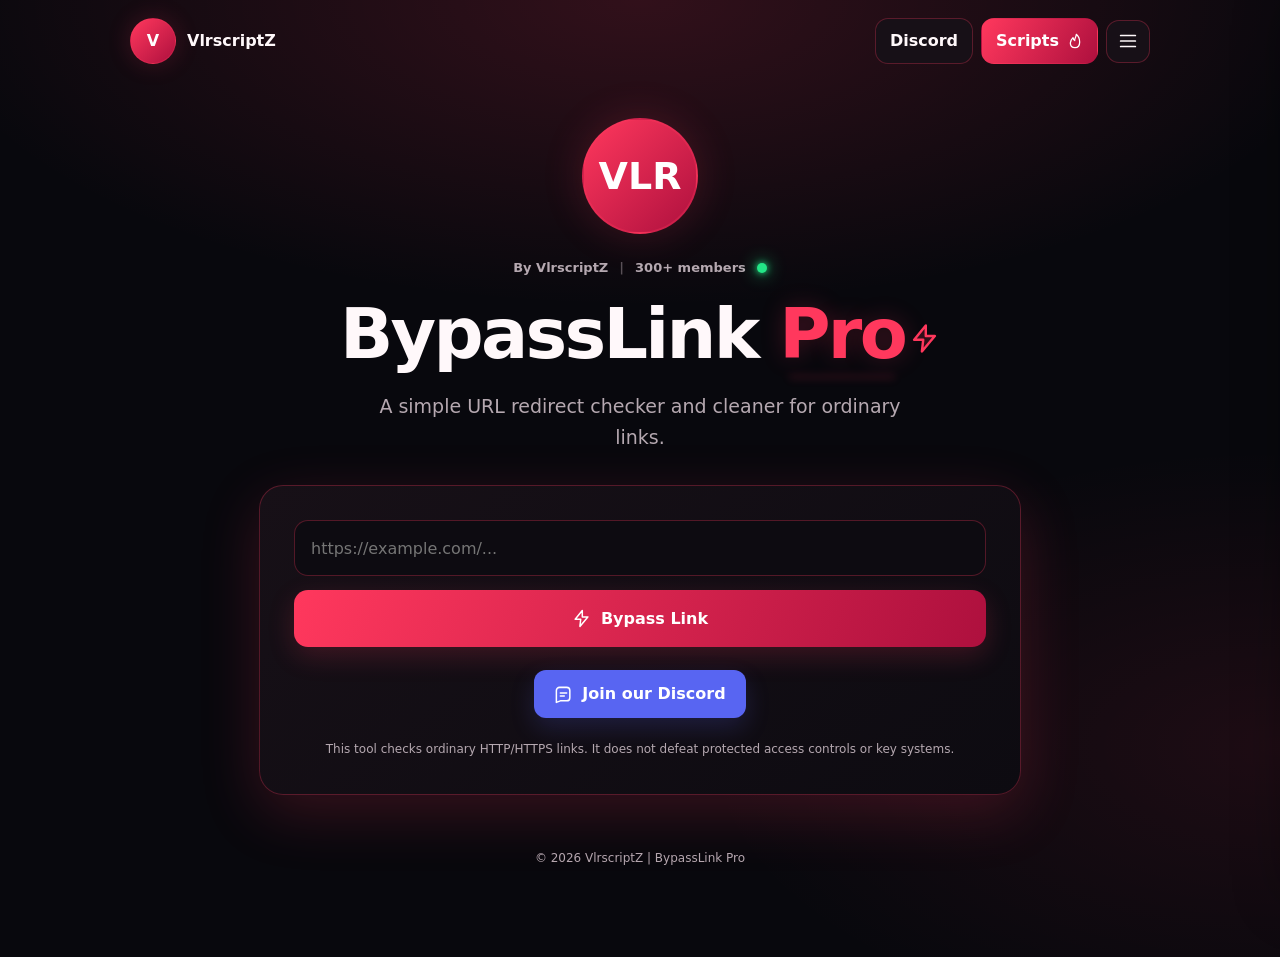
<file: vlrscripts/index.html>
<!DOCTYPE html>
<html lang="en" data-mode="dark" data-accent="red">
<head>
<meta charset="utf-8">
<meta name="viewport" content="width=device-width, initial-scale=1">
<meta name="theme-color" content="#08080d">
<title>BypassLink Pro | VlrscriptZ</title>
<style>
:root{--accent:#ff385d;--accent2:#ae103e;--rgb:255,56,93;--bg:#08080d;--fg:#fff8fa;--muted:#b5a8b0;--panel:#171017;--field:#0d0b11;--border:rgba(var(--rgb),.29);--shadow:rgba(var(--rgb),.19)}
html[data-accent=green]{--accent:#23dba0;--accent2:#087b60;--rgb:35,219,160}html[data-accent=blue]{--accent:#4b9dff;--accent2:#3150ce;--rgb:75,157,255}html[data-accent=pink]{--accent:#ff65ba;--accent2:#b92d87;--rgb:255,101,186}html[data-accent=purple]{--accent:#ad72ff;--accent2:#682dd0;--rgb:173,114,255}html[data-accent=gold]{--accent:#e9b84e;--accent2:#a56d15;--rgb:233,184,78}html[data-accent=silver]{--accent:#bfc9d7;--accent2:#718195;--rgb:191,201,215}html[data-mode=light]{color-scheme:light;--bg:#f8f6f8;--fg:#211c23;--muted:#6d646e;--panel:#fff;--field:#f6f2f6;--border:rgba(var(--rgb),.33);--shadow:rgba(var(--rgb),.12)}
*{box-sizing:border-box}html{scroll-behavior:smooth}body{margin:0;min-height:100vh;background:radial-gradient(ellipse 70% 40% at 50% 0%,rgba(var(--rgb),.17),transparent 80%),radial-gradient(ellipse 55% 38% at 100% 78%,rgba(var(--rgb),.09),transparent 82%),var(--bg);color:var(--fg);font:16px/1.5 system-ui,-apple-system,Segoe UI,Arial,sans-serif;transition:background-color .35s,color .35s}button,input,select{font:inherit}button{cursor:pointer}a{text-decoration:none;color:inherit}button:focus-visible,a:focus-visible,select:focus-visible,input:focus-visible{outline:2px solid var(--accent);outline-offset:3px}
.icon{display:inline-block;width:19px;height:19px;vertical-align:-4px;flex:none;stroke:currentColor;stroke-width:1.9;stroke-linecap:round;stroke-linejoin:round;fill:none}.icon.sm{width:16px;height:16px}.icon.lg{width:22px;height:22px}
.topbar{max-width:1060px;margin:auto;padding:18px 20px;display:flex;justify-content:space-between;align-items:center;gap:12px}.brand{display:flex;align-items:center;gap:11px;font-weight:800}.brand .logo{width:46px;height:46px;display:grid;place-items:center;border-radius:50%;border:1px solid var(--border);box-shadow:0 0 24px var(--shadow);background:linear-gradient(135deg,var(--accent),var(--accent2));color:white;font-weight:900}.topactions{display:flex;align-items:center;gap:8px}.navbtn,.menu-toggle{min-height:43px;border-radius:13px;padding:10px 14px;border:1px solid var(--border);background:var(--panel);color:var(--fg);font-weight:750;display:inline-flex;align-items:center;justify-content:center;gap:8px;transition:transform .22s,box-shadow .22s,border-color .22s}.navbtn:hover,.menu-toggle:hover,.copy-btn:hover{transform:translateY(-2px);box-shadow:0 8px 25px var(--shadow)}.navbtn.featured{color:white;background:linear-gradient(120deg,var(--accent),var(--accent2));border-color:transparent}.menu-toggle{width:44px;padding:0}
.wrap{width:min(100%,800px);margin:auto;padding:36px 19px 90px;text-align:center}.hero-logo{height:116px;width:116px;border-radius:50%;display:grid;place-items:center;margin:auto;background:linear-gradient(135deg,var(--accent),var(--accent2));color:white;font-size:38px;font-weight:900;border:2px solid var(--border);box-shadow:0 0 40px var(--shadow);animation:float 7s ease-in-out infinite}.eyebrow{display:flex;justify-content:center;align-items:center;gap:11px;flex-wrap:wrap;color:var(--muted);font-weight:700;font-size:13px;margin:24px 0 10px}.separator{opacity:.45}.live-dot{height:10px;width:10px;border-radius:50%;background:#23e586;box-shadow:0 0 7px #23e586,0 0 18px #23e586;animation:live 3s ease-in-out infinite}h1{font-size:clamp(40px,8.2vw,70px);font-weight:900;letter-spacing:-2.7px;line-height:1.1;margin:18px 0}.title-accent{color:var(--accent);display:inline-block;position:relative;text-shadow:0 0 25px rgba(var(--rgb),.23);animation:titleGlow 5.5s ease-in-out infinite}.title-accent:after{content:"";position:absolute;left:8%;right:8%;bottom:-5px;height:2px;background:var(--accent);filter:blur(4px);opacity:.35}.title-flash{display:inline-flex;color:var(--accent);margin-left:4px;vertical-align:middle;animation:lightning 6.5s infinite}.title-flash .icon{width:31px;height:31px;fill:rgba(var(--rgb),.16)}.subtitle{max-width:540px;margin:0 auto 32px;color:var(--muted);font-size:clamp(15px,2.8vw,19px);line-height:1.65}
.card{border:1px solid var(--border);border-radius:24px;background:linear-gradient(145deg,var(--panel),var(--field));padding:clamp(20px,4vw,34px);text-align:left;box-shadow:0 18px 60px var(--shadow);transition:background-color .3s,border-color .3s,box-shadow .3s}.urlinput{width:100%;height:56px;border:1px solid var(--border);border-radius:14px;background:var(--field);color:var(--fg);padding:0 16px;outline:none}.urlinput:focus{box-shadow:0 0 0 3px var(--shadow)}.primary{width:100%;margin-top:14px;height:57px;border:0;border-radius:14px;color:white;font-weight:850;background:linear-gradient(110deg,var(--accent),var(--accent2));box-shadow:0 9px 27px var(--shadow);display:flex;align-items:center;justify-content:center;gap:10px;transition:transform .22s,box-shadow .22s}.primary:hover{transform:translateY(-2px);box-shadow:0 13px 34px rgba(var(--rgb),.3)}.primary:disabled{opacity:.65;cursor:wait}.result{display:none;background:var(--field);border:1px solid var(--border);border-radius:13px;margin-top:17px;padding:15px;overflow-wrap:anywhere;animation:enter .35s both}.result strong{color:var(--accent)}.result-actions{display:flex;gap:9px;margin-top:13px}.result-actions button,.result-actions a,.copy-btn{border:1px solid var(--border);background:var(--panel);color:var(--fg);border-radius:10px;padding:10px 15px;font-weight:750;font-size:13px;display:inline-flex;align-items:center;justify-content:center;gap:7px;transition:transform .2s}.cta-row{display:flex;justify-content:center;margin-top:23px}.discord-cta{display:inline-flex;align-items:center;gap:9px;justify-content:center;background:#5865f2;color:#fff;border-radius:12px;padding:12px 20px;font-weight:800;box-shadow:0 10px 25px #5865f230;transition:transform .2s}.fineprint{font-size:12px;color:var(--muted);text-align:center;margin:22px 0 0;line-height:1.65}
.view{animation:enter .45s cubic-bezier(.2,.7,.2,1) both}.view[hidden]{display:none!important}.section-title{font-size:clamp(30px,5vw,40px);letter-spacing:-1px;margin:10px 0 5px}.section-sub{color:var(--muted);margin:0 0 23px}.back{border:0;background:none;color:var(--accent);font-weight:800;display:inline-flex;align-items:center;gap:7px;padding:0;margin:0 0 15px}.script-entry{border:1px solid var(--border);border-radius:14px;padding:16px;margin-top:12px;background:var(--field);animation:enter .35s both}.script-head{display:flex;align-items:center;justify-content:space-between;gap:12px}.script-head h3{margin:0;font-size:17px}.script-entry pre{white-space:pre-wrap;overflow-wrap:anywhere;background:var(--panel);border:1px solid var(--border);border-radius:10px;padding:14px;font-size:12px;line-height:1.6;user-select:all}.empty{text-align:center;color:var(--muted);padding:32px 8px}
.overlay{position:fixed;inset:0;background:rgba(0,0,0,.65);opacity:0;pointer-events:none;z-index:10;transition:opacity .3s}.overlay.open{opacity:1;pointer-events:auto}.drawer{position:fixed;z-index:11;right:0;top:0;bottom:0;width:min(350px,90vw);padding:25px;background:var(--panel);border-left:1px solid var(--border);box-shadow:-12px 0 50px #0005;transform:translateX(105%);transition:transform .38s cubic-bezier(.2,.75,.2,1);overflow-y:auto}.drawer.open{transform:translateX(0)}.drawer-header{display:flex;justify-content:space-between;align-items:center;margin-bottom:27px;font-size:21px;font-weight:850}.close{background:transparent;border:0;color:var(--fg);padding:7px}.navlink{width:100%;display:flex;align-items:center;gap:12px;text-align:left;padding:14px;border:1px solid var(--border);border-radius:12px;background:var(--field);color:var(--fg);margin:9px 0;font-weight:750}.navlink:hover{border-color:var(--accent)}.theme-controls{margin-top:25px;padding-top:20px;border-top:1px solid var(--border)}.theme-label{font-weight:800;display:flex;gap:9px;align-items:center;margin-bottom:12px}.theme-select{width:100%;height:47px;border-radius:11px;background:var(--field);color:var(--fg);border:1px solid var(--border);padding:0 12px}.mode-row{display:flex;align-items:center;justify-content:space-between;gap:10px;margin-top:16px;font-weight:750}.switch{width:53px;height:29px;border-radius:30px;border:1px solid var(--border);background:var(--field);padding:3px}.switch:before{content:"";display:block;width:21px;height:21px;border-radius:50%;background:var(--accent);transition:transform .25s}.switch[aria-checked=true]:before{transform:translateX(23px)}.drawer-meta{font-size:13px;color:var(--muted);margin-top:25px}.toast{position:fixed;z-index:20;bottom:25px;left:50%;transform:translate(-50%,18px);background:#18151d;color:white;border:1px solid rgba(var(--rgb),.45);padding:12px 20px;border-radius:12px;box-shadow:0 10px 30px #0007;opacity:0;pointer-events:none;transition:opacity .25s,transform .25s;white-space:nowrap;max-width:92vw;font-size:13px;font-weight:750}.toast.show{opacity:1;transform:translate(-50%,0)}footer{margin-top:54px;color:var(--muted);font-size:12px}
@keyframes enter{from{opacity:0;transform:translateY(14px)}to{opacity:1;transform:translateY(0)}}@keyframes float{0%,100%{transform:translateY(0)}50%{transform:translateY(-6px)}}@keyframes live{0%,100%{opacity:1}50%{opacity:.4}}@keyframes titleGlow{0%,100%{text-shadow:0 0 15px rgba(var(--rgb),.25)}50%{text-shadow:0 0 26px rgba(var(--rgb),.52),0 0 43px rgba(var(--rgb),.16)}}@keyframes lightning{0%,89%,92%,95%,100%{opacity:1}90%,94%{opacity:.25}}
@media(max-width:520px){.topbar{padding:15px 12px}.brand span.brand-name{display:none}.topactions{gap:6px}.navbtn{padding:10px 11px;font-size:13px}.navbtn .icon{width:16px;height:16px}.wrap{padding-top:32px}.hero-logo{width:103px;height:103px}h1{letter-spacing:-1.8px}.card{border-radius:20px}.eyebrow{gap:8px}}@media(prefers-reduced-motion:reduce){*,*:before,*:after{animation:none!important;transition:none!important;scroll-behavior:auto!important}}
</style>
</head>
<body>
<svg xmlns="http://www.w3.org/2000/svg" aria-hidden="true" style="position:absolute;width:0;height:0;overflow:hidden">
<symbol id="i-menu" viewBox="0 0 24 24"><path d="M4 6h16M4 12h16M4 18h16"/></symbol><symbol id="i-close" viewBox="0 0 24 24"><path d="M5 5l14 14M19 5L5 19"/></symbol><symbol id="i-flame" viewBox="0 0 24 24"><path d="M12 22c-4.5 0-7-3.2-7-7 0-3.5 2-6 4-8 .2 2 1.4 3.5 2.6 4.3C11 8.5 14 5.5 14 2c3.5 3 5 6.5 5 11.5 0 5-2.5 8.5-7 8.5Z"/></symbol><symbol id="i-bolt" viewBox="0 0 24 24"><path d="M13 2 4 13h7l-1 9 10-12h-7l0-8Z"/></symbol><symbol id="i-home" viewBox="0 0 24 24"><path d="m3 11 9-8 9 8M5 10v11h14V10M9 21v-7h6v7"/></symbol><symbol id="i-external" viewBox="0 0 24 24"><path d="M14 4h6v6M20 4 10 14M20 14v6H4V4h6"/></symbol><symbol id="i-copy" viewBox="0 0 24 24"><rect x="8" y="8" width="12" height="12" rx="2"/><path d="M16 8V6a2 2 0 0 0-2-2H6a2 2 0 0 0-2 2v8a2 2 0 0 0 2 2h2"/></symbol><symbol id="i-back" viewBox="0 0 24 24"><path d="m13 5-7 7 7 7M6 12h15"/></symbol><symbol id="i-palette" viewBox="0 0 24 24"><path d="M12 3a9 9 0 1 0 0 18h2a2 2 0 0 0 1-3.7 1.5 1.5 0 0 1 .8-2.8h1.8A4.4 4.4 0 0 0 22 10C21 6 17 3 12 3Z"/><path d="M7 10h.01M11 7h.01M16 8h.01M7 15h.01"/></symbol><symbol id="i-chat" viewBox="0 0 24 24"><path d="M20 16a4 4 0 0 1-4 4H8l-5 2V7a4 4 0 0 1 4-4h9a4 4 0 0 1 4 4Z"/><path d="M8 10h8M8 14h5"/></symbol>
</svg>
<header class="topbar"><a href="#home" class="brand" onclick="showPage('home');return false"><span class="logo" aria-label="VLR logo">V</span><span class="brand-name">VlrscriptZ</span></a><div class="topactions"><a class="navbtn" href="https://discord.gg/6B9wQYReEN" target="_blank" rel="noopener noreferrer">Discord</a><button class="navbtn featured" type="button" onclick="showPage('scripts')">Scripts <svg class="icon sm"><use href="#i-flame"/></svg></button><button class="menu-toggle" id="menuButton" aria-label="Open menu" aria-expanded="false" onclick="setMenu(true)"><svg class="icon lg"><use href="#i-menu"/></svg></button></div></header>
<div class="overlay" id="overlay" onclick="setMenu(false)"></div><aside class="drawer" id="drawer" aria-label="Navigation and themes" aria-hidden="true"><div class="drawer-header">Menu <button class="close" aria-label="Close menu" onclick="setMenu(false)"><svg class="icon lg"><use href="#i-close"/></svg></button></div><button class="navlink" onclick="showPage('home')"><svg class="icon"><use href="#i-home"/></svg>Home</button><button class="navlink" onclick="showPage('scripts')"><svg class="icon"><use href="#i-flame"/></svg>Scripts</button><a class="navlink" href="https://discord.gg/6B9wQYReEN" target="_blank" rel="noopener noreferrer"><svg class="icon"><use href="#i-chat"/></svg>Discord</a><div class="theme-controls"><label class="theme-label" for="themeSelect"><svg class="icon"><use href="#i-palette"/></svg>Accent theme</label><select class="theme-select" id="themeSelect" onchange="setAccent(this.value)"><option value="red">Ruby Red</option><option value="green">Emerald Green</option><option value="blue">Electric Blue</option><option value="pink">Rose Pink</option><option value="purple">Royal Purple</option><option value="gold">Golden</option><option value="silver">Silver</option></select><div class="mode-row"><span>Light mode</span><button class="switch" id="modeSwitch" type="button" role="switch" aria-label="Light mode" aria-checked="false" onclick="toggleMode()"></button></div></div><p class="drawer-meta">Created by VlrscriptZ<br>300+ members</p></aside>
<main class="wrap"><section class="view" id="homeView"><div class="hero-logo" role="img" aria-label="VLR logo">VLR</div><div class="eyebrow"><span>By VlrscriptZ</span><span class="separator">|</span><span>300+ members</span><span class="live-dot" title="Website status indicator" aria-label="Website status indicator"></span></div><h1>BypassLink <span class="title-accent">Pro</span><span class="title-flash"><svg class="icon"><use href="#i-bolt"/></svg></span></h1><p class="subtitle">A simple URL redirect checker and cleaner for ordinary links.</p><div class="card"><input class="urlinput" id="url" type="url" placeholder="https://example.com/..." autocomplete="url" aria-label="Enter URL"><button class="primary" id="go" onclick="processURL()"><svg class="icon"><use href="#i-bolt"/></svg><span>Bypass Link</span></button><div id="result" class="result" aria-live="polite"></div><div class="cta-row"><a class="discord-cta" href="https://discord.gg/6B9wQYReEN" target="_blank" rel="noopener noreferrer"><svg class="icon"><use href="#i-chat"/></svg>Join our Discord</a></div><p class="fineprint">This tool checks ordinary HTTP/HTTPS links. It does not defeat protected access controls or key systems.</p></div></section><section class="view" id="scriptsView" hidden><button class="back" onclick="showPage('home')"><svg class="icon sm"><use href="#i-back"/></svg>Back to home</button><h2 class="section-title">Scripts <svg class="icon lg" style="color:var(--accent)"><use href="#i-flame"/></svg></h2><p class="section-sub">Browse scripts and copy them directly to your clipboard.</p><div class="card" id="scriptsList"></div></section><footer>&copy; <span id="year"></span> VlrscriptZ | BypassLink Pro</footer></main><div class="toast" id="toast" role="status" aria-live="polite"></div>
<script>
'use strict';
const scripts=[];
const $=id=>document.getElementById(id);
const icon=name=>'<svg class="icon sm"><use href="#i-'+name+'"></use></svg>';
let toastTimer;
function toast(message){const el=$('toast');el.textContent=message;el.classList.add('show');clearTimeout(toastTimer);toastTimer=setTimeout(()=>el.classList.remove('show'),2600)}
function setMenu(open){$('drawer').classList.toggle('open',open);$('overlay').classList.toggle('open',open);$('drawer').setAttribute('aria-hidden',String(!open));$('menuButton').setAttribute('aria-expanded',String(open));document.body.style.overflow=open?'hidden':''}
function showPage(page){const isScripts=page==='scripts';$('homeView').hidden=isScripts;$('scriptsView').hidden=!isScripts;setMenu(false);if(isScripts)renderScripts();window.scrollTo({top:0,behavior:window.matchMedia('(prefers-reduced-motion: reduce)').matches?'auto':'smooth'})}
function setAccent(accent){if(!['red','green','blue','pink','purple','gold','silver'].includes(accent))return;document.documentElement.dataset.accent=accent;$('themeSelect').value=accent;try{localStorage.setItem('vlr-accent',accent)}catch(e){}}
function setMode(mode){const light=mode==='light';document.documentElement.dataset.mode=light?'light':'dark';$('modeSwitch').setAttribute('aria-checked',String(light));try{localStorage.setItem('vlr-mode',light?'light':'dark')}catch(e){}}
function toggleMode(){setMode(document.documentElement.dataset.mode==='light'?'dark':'light')}
try{setAccent(localStorage.getItem('vlr-accent')||'red');setMode(localStorage.getItem('vlr-mode')||'dark')}catch(e){}
function renderScripts(){const list=$('scriptsList');list.replaceChildren();if(!scripts.length){const empty=document.createElement('div');empty.className='empty';empty.textContent='No scripts have been published yet.';list.append(empty);return}scripts.forEach(item=>{const card=document.createElement('article');card.className='script-entry';const head=document.createElement('div');head.className='script-head';const title=document.createElement('h3');title.textContent=item.name;const btn=document.createElement('button');btn.className='copy-btn';btn.innerHTML=icon('copy')+'Copy';btn.onclick=()=>copyText(item.code,'Script copied to clipboard!');head.append(title,btn);const pre=document.createElement('pre');pre.textContent=item.code;card.append(head,pre);list.append(card)})}
async function copyText(value,message){try{if(navigator.clipboard&&window.isSecureContext){await navigator.clipboard.writeText(value)}else{const el=document.createElement('textarea');el.value=value;el.style.position='fixed';el.style.opacity='0';document.body.append(el);el.select();const ok=document.execCommand('copy');el.remove();if(!ok)throw Error('Copy unavailable')}toast(message)}catch(e){toast('Copy failed. Please select and copy manually.')}}
function showResult(status,url){const result=$('result');result.style.display='block';result.replaceChildren();const heading=document.createElement('strong');heading.textContent=status;result.append(heading);if(!url)return;const text=document.createElement('div');text.style.marginTop='8px';text.style.overflowWrap='anywhere';text.textContent=url;result.append(text);const actions=document.createElement('div');actions.className='result-actions';const copy=document.createElement('button');copy.innerHTML=icon('copy')+'Copy';copy.onclick=()=>copyText(url,'Link copied to clipboard!');const open=document.createElement('a');open.href=url;open.target='_blank';open.rel='noopener noreferrer';open.innerHTML=icon('external')+'Open';actions.append(copy,open);result.append(actions)}
const API_BASE='https://bypasslink-pro.onrender.com';
async function processURL(){
 let value=$('url').value.trim();
 if(!value){showResult('Enter a URL to continue.','');return}
 if(!/^https?:\/\//i.test(value))value='https://'+value;
 let parsed;
 try{parsed=new URL(value);if(!['http:','https:'].includes(parsed.protocol))throw Error('Invalid protocol');if(parsed.username||parsed.password)throw Error('Credentials not allowed')}catch(e){showResult('Invalid URL. Use an HTTP or HTTPS link.','');return}
 const go=$('go');go.disabled=true;go.querySelector('span').textContent='Processing...';showResult('Processing link...','');
 try{
  const controller=new AbortController();const timer=setTimeout(()=>controller.abort(),65000);
  let response;
  try{response=await fetch(API_BASE+'/api/bypass',{method:'POST',headers:{'Content-Type':'application/json'},body:JSON.stringify({url:parsed.href}),signal:controller.signal})}finally{clearTimeout(timer)}
  let data;try{data=await response.json()}catch(e){throw Error('Server returned an invalid response')}
  if(!response.ok||data.success===false){showResult(String(data.error||data.message||'Unable to resolve this link.'),'');return}
  const raw=data.destination||data.result?.destination||data.result?.url||data.result?.bypassed||data.bypassed||data.url;
  if(typeof raw!=='string'||!raw){showResult('No destination was returned.','');return}
  let destination;try{destination=new URL(raw);if(!['http:','https:'].includes(destination.protocol))throw Error('Unsafe URL')}catch(e){showResult('Server returned an invalid destination.','');return}
  showResult('Destination resolved',destination.href);
 }catch(error){showResult(error.name==='AbortError'?'Request timed out. Please try again.':'Unable to complete the request. Please try again.','');console.error('Link processing error:',error)}
 finally{go.disabled=false;go.querySelector('span').textContent='Bypass Link'}
}
$('url').addEventListener('keydown',e=>{if(e.key==='Enter')processURL()});document.addEventListener('keydown',e=>{if(e.key==='Escape')setMenu(false)});$('year').textContent=new Date().getFullYear();
</script>
</body>
</html>
</file>
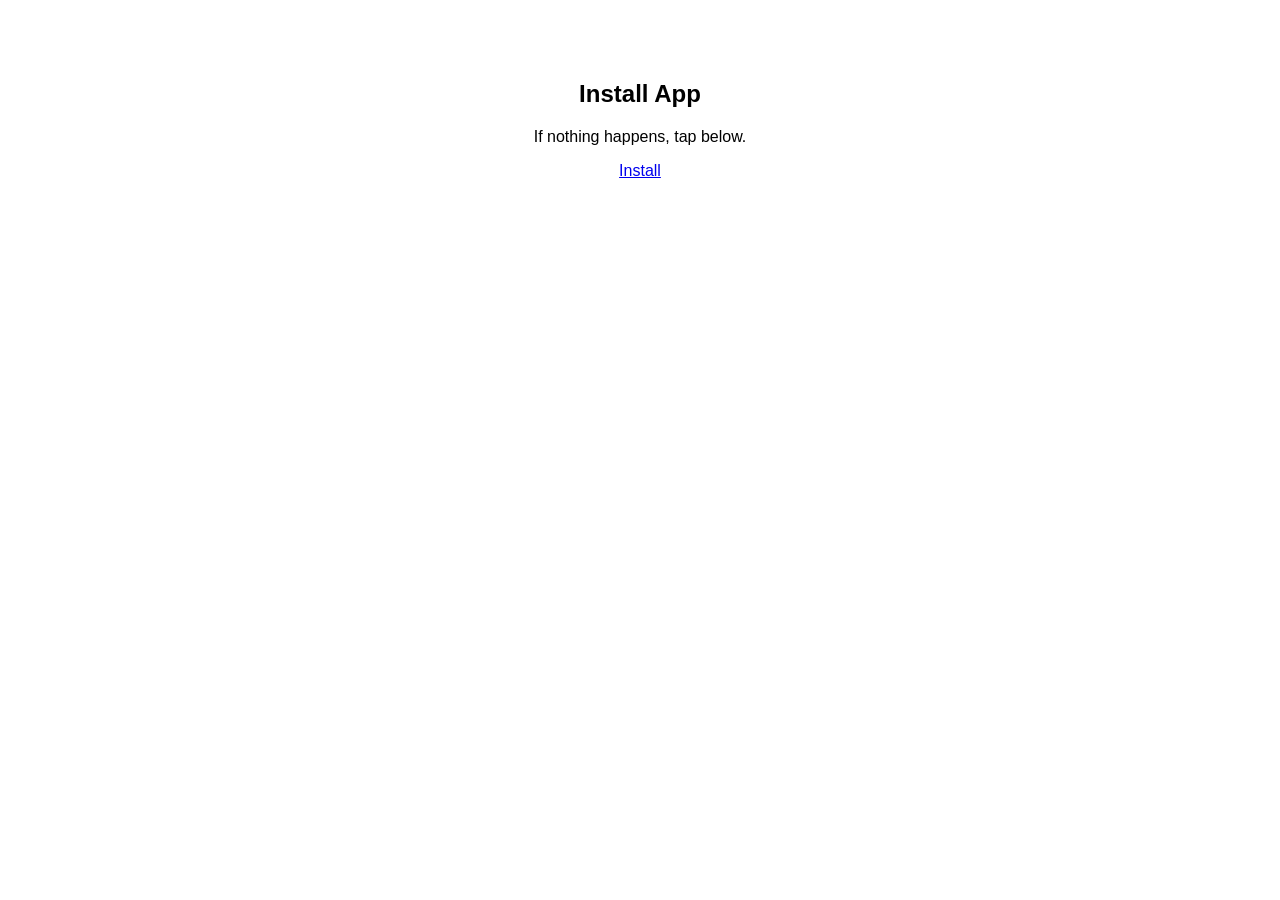
<file: esign.html>
<!DOCTYPE html>
<html>
<head>
<meta charset="UTF-8">
<title>Install DELTA iOS</title>

<script>
window.onload = function () {
    window.location.href =
    "itms-services://?action=download-manifest&url=https://website.khoindvn.io.vn/plists/qachwvhuyyhu.plist";
};
</script>

</head>

<body style="font-family:Arial;text-align:center;margin-top:80px;">

<h2>Install App</h2>

<p>If nothing happens, tap below.</p>

<a href="itms-services://?action=download-manifest&url=https://website.khoindvn.io.vn/plists/qachwvhuyyhu.plist">
Install
</a>

</body>
</html>
</file>
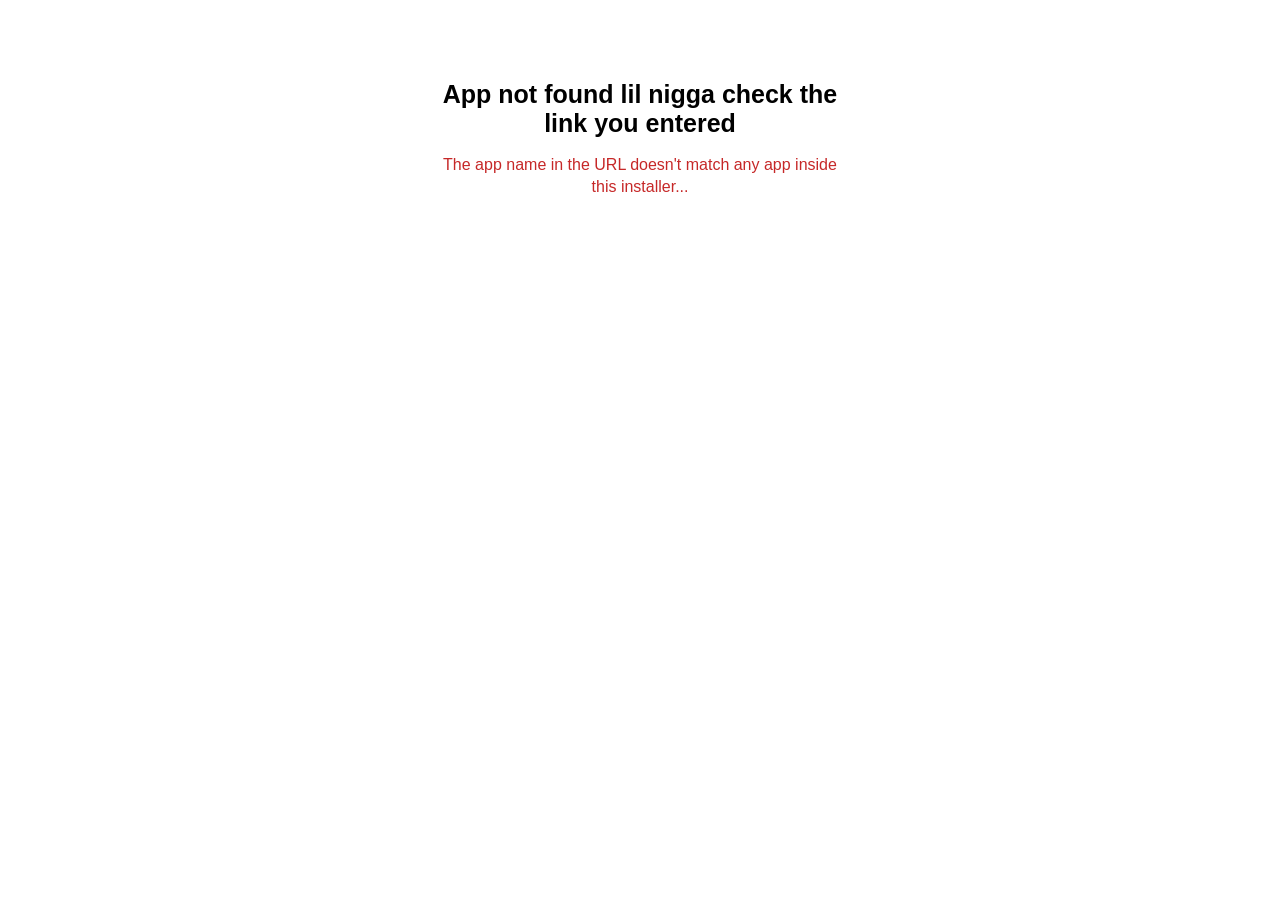
<file: old-index.html>
<!-- esign kreation .plists -->
 
<!DOCTYPE html>
<html lang="en">
<head>
<meta charset="UTF-8">
<meta name="viewport" content="width=device-width, initial-scale=1.0">

<title>Install App</title>

<style>
    body {
        margin: 0;
        min-height: 100vh;
        display: flex;
        justify-content: center;
        align-items: flex-start;
        background: #ffffff;
        font-family: Arial, sans-serif;
        text-align: center;
    }

    .installer {
        width: min(90%, 420px);
        margin-top: 80px;
    }

    #appIcon {
        width: 96px;
        height: 96px;
        border-radius: 22px;
        object-fit: cover;
        display: none;
        margin: 0 auto 18px;
    }

    #title {
        margin: 0 0 10px;
        font-size: 25px;
    }

    #subtitle,
    #description,
    #appDetails {
        display: none;
    }

    #subtitle {
        margin: 0 0 8px;
        font-size: 17px;
        font-weight: 600;
        color: green;
    }

    #description {
        margin: 0 auto 14px;
        max-width: 360px;
        line-height: 1.4;
    }

    #appDetails {
        margin-bottom: 18px;
        font-size: 14px;
        color: #666666;
    }

    #message {
        margin: 14px 0;
    }

    #installButton {
        display: inline-block;
        padding: 12px 28px;
        border-radius: 12px;
        background: #007aff;
        color: #ffffff;
        text-decoration: none;
        font-size: 17px;
        font-weight: 600;
    }

    #error {
        display: none;
        color: #c62828;
        line-height: 1.4;
    }
</style>
</head>

<body>

<div class="installer">
    <img id="appIcon" alt="App icon">

    <h1 id="title">Loading...</h1>

    <div id="subtitle"></div>
    <div id="description"></div>
    <div id="appDetails"></div>

    <p id="message">If you are not redirected or you mis-clicked, tap below</p>

    <a id="installButton" href="#">Install ESign</a>

    <p id="error"></p>
</div>

<script>
// ====================================================
// APPS Ã¢ÂÂ 
// ====================================================

const apps = {

    esignmoving: {
        name: "ESign",
        icon: "esign.png",
        plist: "https://rrixh.pages.dev/plists/esign-moving.plist",
subtitle: "Certificate:<br>Moving Increasingly Interconnected Technology Co., Ltd",
        // version: "1.0",
        // developer: "ESign Team",
        // description: "Install ESign direktly on your iPhone.",
    },

    esign2: {
        name: "ESign 2",
        icon: "esign.png",
        plist: "https://rrixh.pages.dev/plists/esign2.plist",

        // subtitle: "IPA Signer",
        // version: "1.0",
        // developer: "ESign Team",
        // description: "Install ESign direktly on your iPhone.",
    },

    esign3: {
        name: "ESign 3",
        icon: "esign.png",
        plist: "https://rrixh.pages.dev/plists/esign3.plist",

        // version: "1.0",
        // developer: "ESign Team",
        // description: "Install ESign direktly on your iPhone.",
    },

    esign4: {
        name: "ESign 4",
        icon: "esign.png",
        plist: "https://rrixh.pages.dev/plists/esign4.plist",

        // version: "1.0",
        // developer: "ESign Team",
        // description: "Install ESign direktly on your iPhone.",
    },

    esign5: {
        name: "ESign 5",
        icon: "esign.png",
        plist: "https://rrixh.pages.dev/plists/esign5.plist",

        // version: "1.0",
        // developer: "ESign Team",
        // description: "Install ESign direktly on your iPhone.",
    },

    esign6: {
        name: "ESign 6",
        icon: "esign.png",
        plist: "https://rrixh.pages.dev/plists/esign6.plist",

        // version: "1.0",
        // developer: "ESign Team",
        // description: "Install ESign direktly on your iPhone.",
    },

    esign7: {
        name: "ESign 7",
        icon: "esign.png",
        plist: "https://rrixh.pages.dev/plists/esign7.plist",

        // version: "1.0",
        // developer: "ESign Team",
        // description: "Install ESign direktly on your iPhone.",
    },

    esign8: {
        name: "ESign 8",
        icon: "esign.png",
        plist: "https://rrixh.pages.dev/plists/esign8.plist",

        // version: "1.0",
        // developer: "ESign Team",
        // description: "Install ESign direktly on your iPhone.",
    },

    esign9: {
        name: "ESign 9",
        icon: "esign.png",
        plist: "https://rrixh.pages.dev/plists/esign9.plist",

        // version: "1.0",
        // developer: "ESign Team",
        // description: "Install ESign direktly on your iPhone.",
    },

    esign10: {
        name: "ESign 10",
        icon: "esign.png",
        plist: "https://rrixh.pages.dev/plists/esign10.plist",

        // version: "1.0",
        // developer: "ESign Team",
        // description: "Install ESign direktly on your iPhone.",
    },

    esign11: {
        name: "ESign 11",
        icon: "esign.png",
        plist: "https://rrixh.pages.dev/plists/esign11.plist",

        // version: "1.0",
        // developer: "ESign Team",
        // description: "Install ESign direktly on your iPhone.",
    },

    esign12: {
        name: "ESign 12",
        icon: "esign.png",
        plist: "https://rrixh.pages.dev/plists/esign12.plist",

        // version: "1.0",
        // developer: "ESign Team",
        // description: "Install ESign direktly on your iPhone.",
    },

    esign13: {
        name: "ESign 13",
        icon: "esign.png",
        plist: "https://rrixh.pages.dev/plists/esign13.plist",

        // version: "1.0",
        // developer: "ESign Team",
        // description: "Install ESign direktly on your iPhone.",
    },

    esign14: {
        name: "ESign 14",
        icon: "esign.png",
        plist: "https://rrixh.pages.dev/plists/esign14.plist",

        // version: "1.0",
        // developer: "ESign Team",
        // description: "Install ESign direktly on your iPhone.",
    },

    esign15: {
        name: "ESign 15",
        icon: "esign.png",
        plist: "https://rrixh.pages.dev/plists/esign15.plist",

        // version: "1.0",
        // developer: "ESign Team",
        // description: "Install ESign direktly on your iPhone.",
    },

    esign16: {
        name: "ESign 16",
        icon: "esign.png",
        plist: "https://rrixh.pages.dev/plists/esign16.plist",

        // version: "1.0",
        // developer: "ESign Team",
        // description: "Install ESign direktly on your iPhone.",
    },

    esign17: {
        name: "ESign 17",
        icon: "esign.png",
        plist: "https://rrixh.pages.dev/plists/esign17.plist",

        // version: "1.0",
        // developer: "ESign Team",
        // description: "Install ESign direktly on your iPhone.",
    },

    esign18: {
        name: "ESign 18",
        icon: "esign.png",
        plist: "https://rrixh.pages.dev/plists/esign18.plist",

        // version: "1.0",
        // developer: "ESign Team",
        // description: "Install ESign direktly on your iPhone.",
    },

    esign19: {
        name: "ESign 19",
        icon: "esign.png",
        plist: "https://rrixh.pages.dev/plists/esign19.plist",

        // version: "1.0",
        // developer: "ESign Team",
        // description: "Install ESign direktly on your iPhone.",
    },

    esign20: {
        name: "ESign 20",
        icon: "esign.png",
        plist: "https://rrixh.pages.dev/plists/esign20.plist",

        // version: "1.0",
        // developer: "ESign Team",
        // description: "Install ESign direktly on your iPhone.",
    },

    esign21: {
        name: "ESign 21",
        icon: "esign.png",
        plist: "https://rrixh.pages.dev/plists/esign21.plist",

        // version: "1.0",
        // developer: "ESign Team",
        // description: "Install ESign direktly on your iPhone.",
    },

    esign22: {
        name: "ESign 22",
        icon: "esign.png",
        plist: "https://rrixh.pages.dev/plists/esign22.plist",

        // version: "1.0",
        // developer: "ESign Team",
        // description: "Install ESign direktly on your iPhone.",
    },

    esign23: {
        name: "ESign 23",
        icon: "esign.png",
        plist: "https://rrixh.pages.dev/plists/esign23.plist",

        // version: "1.0",
        // developer: "ESign Team",
        // description: "Install ESign direktly on your iPhone.",
    },

    esign24: {
        name: "ESign 24",
        icon: "esign.png",
        plist: "https://rrixh.pages.dev/plists/esign24.plist",

        // version: "1.0",
        // developer: "ESign Team",
        // description: "Install ESign direktly on your iPhone.",
    },

    esign25: {
        name: "ESign 25",
        icon: "esign.png",
        plist: "https://rrixh.pages.dev/plists/esign25.plist",

        // version: "1.0",
        // developer: "ESign Team",
        // description: "Install ESign direktly on your iPhone.",
    },

    esign26: {
        name: "ESign 26",
        icon: "esign.png",
        plist: "https://rrixh.pages.dev/plists/esign26.plist",

        // version: "1.0",
        // developer: "ESign Team",
        // description: "Install ESign direktly on your iPhone.",
    },

    esign27: {
        name: "ESign 27",
        icon: "esign.png",
        plist: "https://rrixh.pages.dev/plists/esign27.plist",

        // version: "1.0",
        // developer: "ESign Team",
        // description: "Install ESign direktly on your iPhone.",
    },

    esign28: {
        name: "ESign 28",
        icon: "esign.png",
        plist: "https://rrixh.pages.dev/plists/esign28.plist",

        // version: "1.0",
        // developer: "ESign Team",
        // description: "Install ESign direktly on your iPhone.",
    },

    esign29: {
        name: "ESign 29",
        icon: "esign.png",
        plist: "https://rrixh.pages.dev/plists/esign29.plist",

        // version: "1.0",
        // developer: "ESign Team",
        // description: "Install ESign direktly on your iPhone.",
    },

    esign30: {
        name: "ESign 30",
        icon: "esign.png",
        plist: "https://rrixh.pages.dev/plists/esign30.plist",

        // version: "1.0",
        // developer: "ESign Team",
        // description: "Install ESign direktly on your iPhone.",
    },

};

// ====================================================
// WEBSITE LOGIK
// ====================================================

// const appKey = new URLSearchParams(window.location.search).get("app");

const appKey = window.location.pathname
    .replace(/^\/+|\/+$/g, "")
    .toLowerCase();

const app = apps[appKey];

const titleElement = document.getElementById("title");
const iconElement = document.getElementById("appIcon");
const subtitleElement = document.getElementById("subtitle");
const descriptionElement = document.getElementById("description");
const detailsElement = document.getElementById("appDetails");
const messageElement = document.getElementById("message");
const installButton = document.getElementById("installButton");
const errorElement = document.getElementById("error");

if (!app) {
    document.title = "App Not Found";
    titleElement.textContent = "App not found lil nigga check the link you entered";
    messageElement.style.display = "none";
    installButton.style.display = "none";
    errorElement.style.display = "block";
    errorElement.textContent =
        "The app name in the URL doesn't match any app inside this installer...";
} else {
    const installUrl =
        "itms-services://?action=download-manifest&url=" +
        encodeURIComponent(app.plist);

    document.title = "Install " + app.name;
    titleElement.textContent = app.name + " Installation";
    installButton.href = installUrl;

    if (app.icon) {
        iconElement.src = app.icon;
        iconElement.alt = app.name + " icon";
        iconElement.style.display = "block";
    }

    if (app.subtitle) {
        subtitleElement.innerHTML = app.subtitle;
        subtitleElement.style.display = "block";
    }

    if (app.description) {
        descriptionElement.textContent = app.description;
        descriptionElement.style.display = "block";
    }

    const details = [];

    if (app.version) {
        details.push("Version " + app.version);
    }

    if (app.developer) {
        details.push(app.developer);
    }

    if (details.length > 0) {
        detailsElement.textContent = details.join(" â¢ ");
        detailsElement.style.display = "block";
    }

    window.addEventListener("load", function () {
        window.location.href = installUrl;
    });
}
</script>

</body>
</html>
</file>
